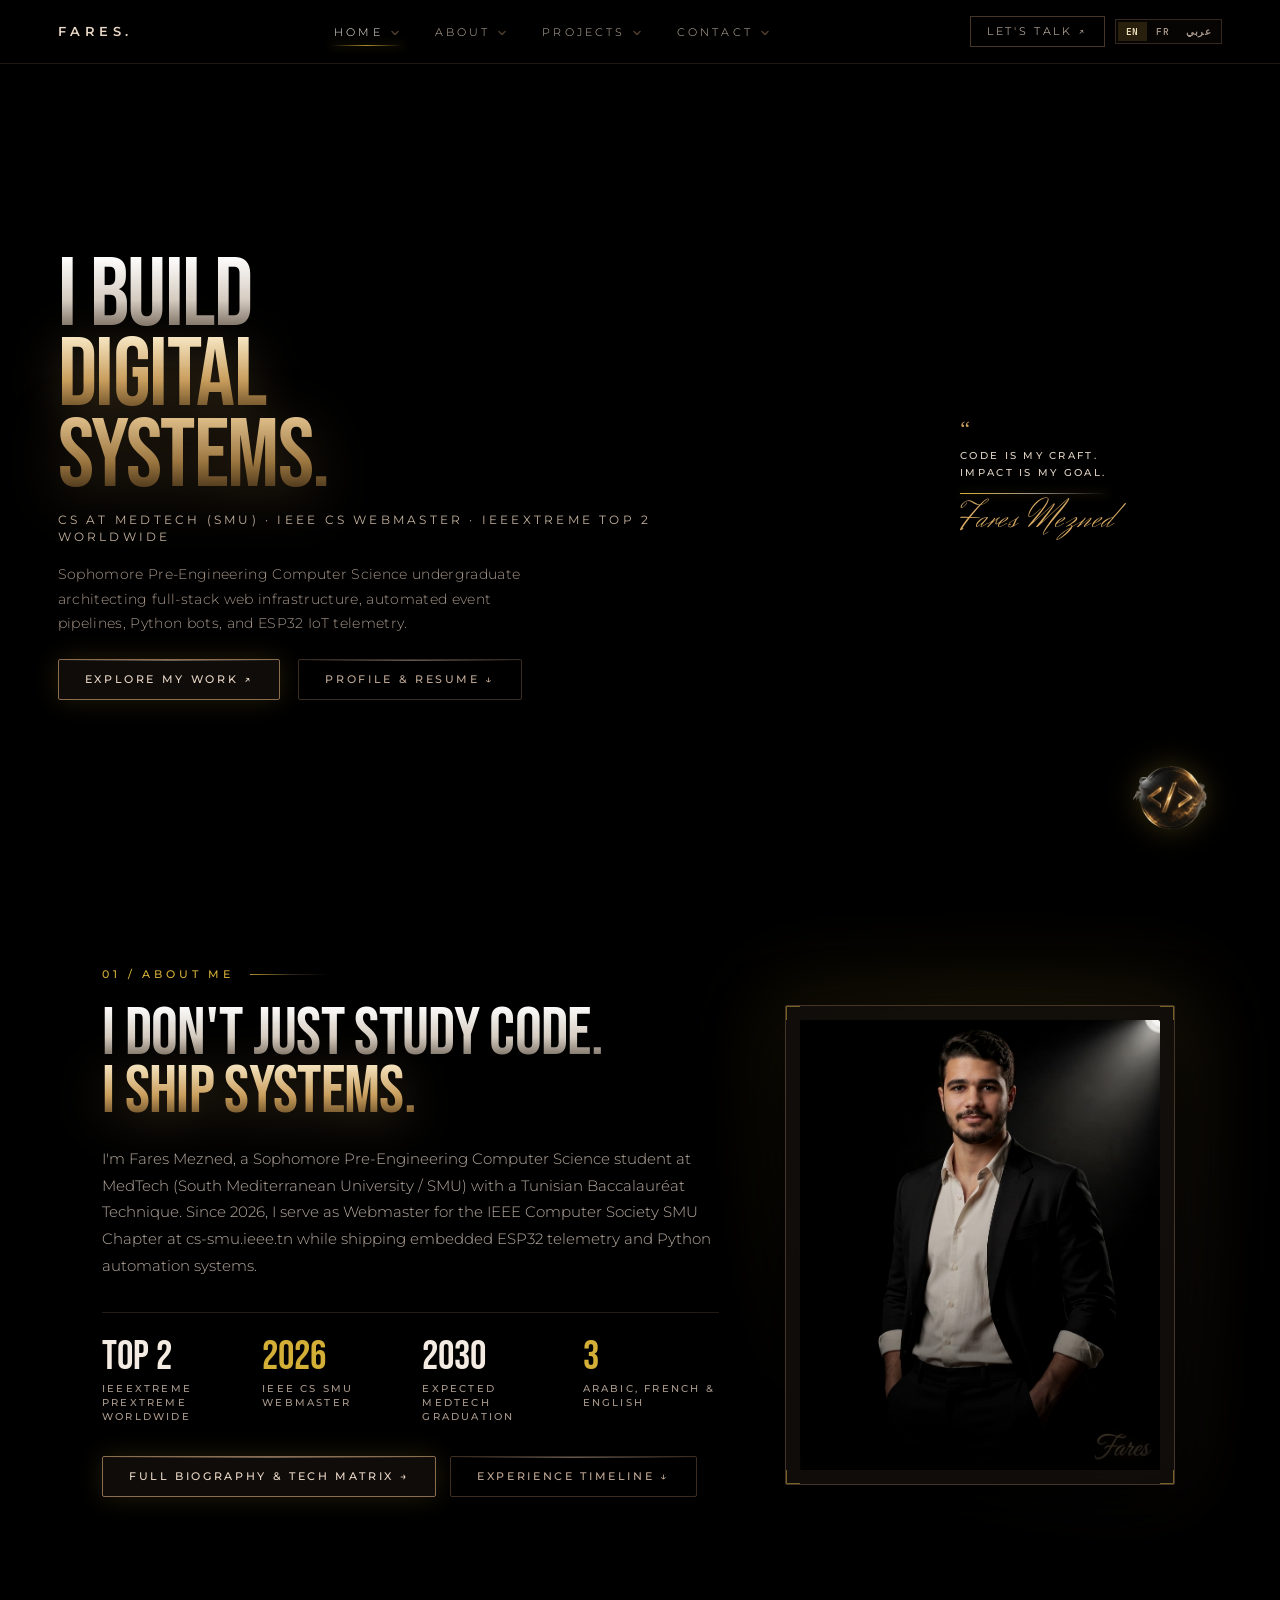
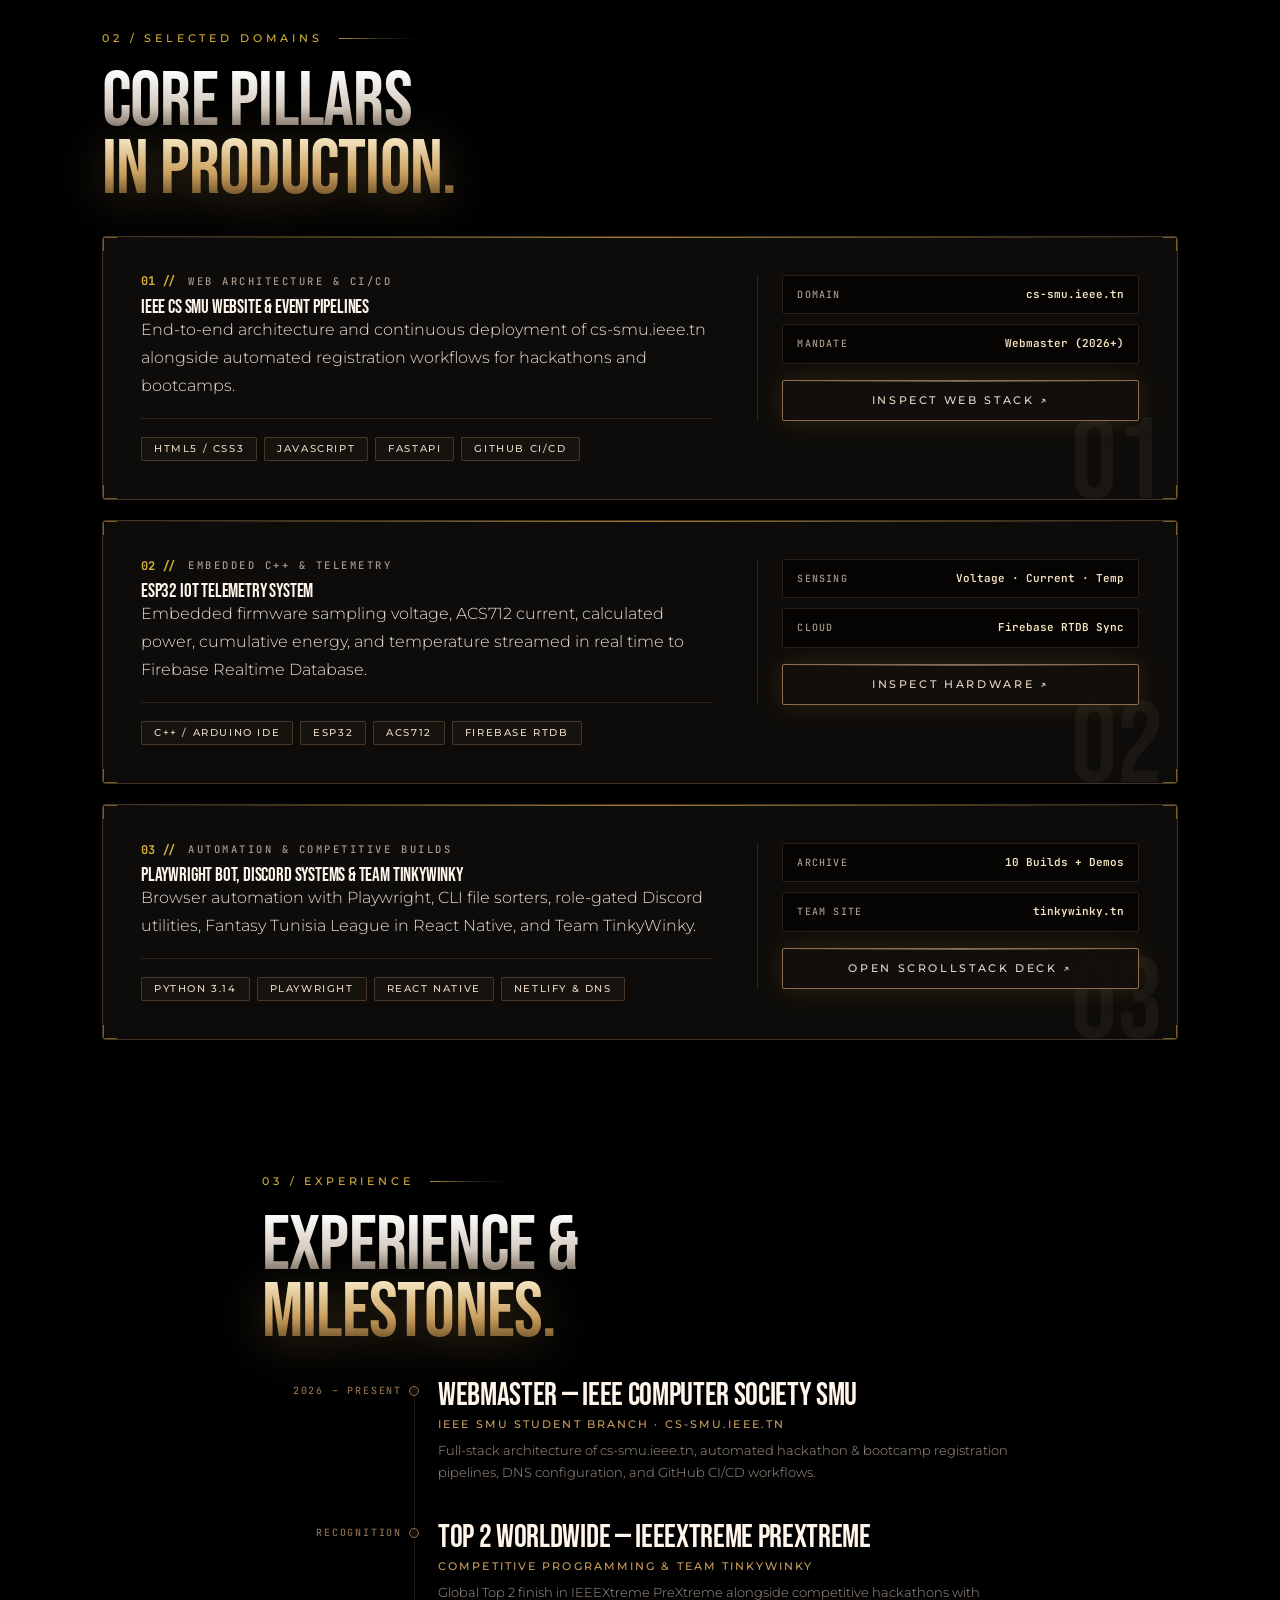
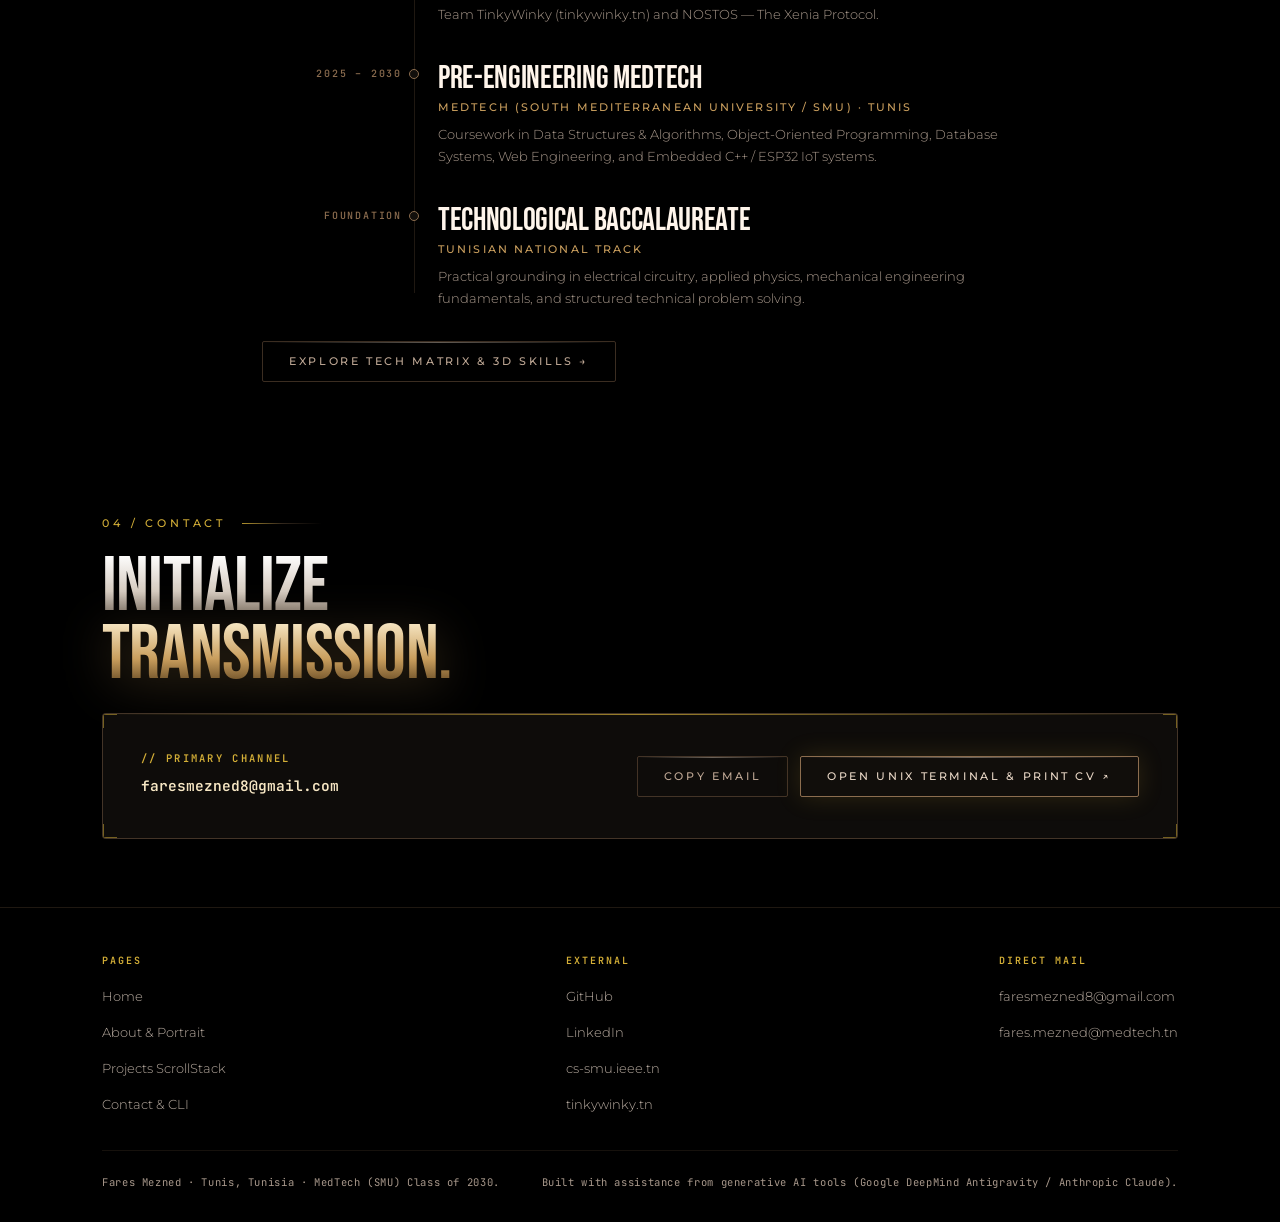
<file: index.html>
<!DOCTYPE html>
<html lang="en">
<head>
  <meta charset="UTF-8">
  <meta name="viewport" content="width=device-width, initial-scale=1">
  <title>Fares Mezned — CS Undergraduate &amp; Full-Stack Engineer</title>
  <meta name="theme-color" content="#000000">
  <meta name="description" content="Fares Mezned, Pre-Engineering Computer Science student at MedTech (SMU) and Webmaster of the IEEE Computer Society SMU Chapter. Web architectures, registration workflows, ESP32 IoT telemetry, and automation.">
  <meta property="og:title" content="Fares Mezned — CS Undergraduate &amp; Full-Stack Engineer">
  <meta property="og:description" content="IEEE CS SMU Webmaster. Web platforms, registration workflows, automation bots, and ESP32 IoT telemetry.">
  <meta property="og:type" content="website">
  <link rel="icon" href="data:image/svg+xml,%3Csvg xmlns='http://www.w3.org/2000/svg' viewBox='0 0 64 64'%3E%3Crect width='64' height='64' rx='8' fill='%230A0806' stroke='%238C6D4F' stroke-width='2'/%3E%3Ctext x='32' y='43' font-size='26' font-weight='700' text-anchor='middle' fill='%23D4AF37' font-family='Georgia,serif'%3EFM%3C/text%3E%3C/svg%3E">
  <link rel="preconnect" href="https://fonts.googleapis.com">
  <link rel="preconnect" href="https://fonts.gstatic.com" crossorigin>
  <link href="https://fonts.googleapis.com/css2?family=Bebas+Neue&family=Cairo:wght@600;700;800&family=Herr+Von+Muellerhoff&family=JetBrains+Mono:wght@400;500;600;700&family=Montserrat:wght@300;400;500;600;700&display=swap" rel="stylesheet">
  <link rel="stylesheet" href="style.css">
</head>
<body>

  <a href="#main" class="skip-to">Skip to main content</a>
  <div class="progress-line" aria-hidden="true"></div>
  <canvas id="webgl-bg" aria-hidden="true"></canvas>
  <div class="studio-glow studio-glow--a" aria-hidden="true"></div>
  <div class="studio-glow studio-glow--b" aria-hidden="true"></div>

  <!-- EDITORIAL COMMAND NAVBAR -->
  <nav class="site-nav" role="navigation" aria-label="Main navigation">
    <div class="nav-bar">
      <a href="index.html" class="nav-brand" aria-label="Fares Mezned Home">FARES.</a>
      <ul class="nav-links">
        <li class="nav-glider" aria-hidden="true"></li>
        <li class="nav-item">
          <div class="nav-link-row">
            <a href="index.html" class="nav-primary active" aria-current="page"><span class="nav-idx" aria-hidden="true">01</span><span class="nav-text" data-i18n="nav.home">Home</span></a>
            <button type="button" class="sub-toggle" aria-label="Home sub-menu" aria-expanded="false"><svg width="10" height="10" viewBox="0 0 10 10" aria-hidden="true"><path d="M2 3.5L5 6.5L8 3.5" fill="none" stroke="currentColor" stroke-width="1.5" stroke-linecap="round" stroke-linejoin="round"/></svg></button>
          </div>
          <div class="nav-submenu" role="menu">
            <a href="index.html#hero" role="menuitem"><span data-i18n="sub.hero">Studio Hero</span> <span class="tag">01</span></a>
            <a href="index.html#overview" role="menuitem"><span data-i18n="sub.overview">Track Record</span> <span class="tag">02</span></a>
            <a href="index.html#spotlight" role="menuitem"><span data-i18n="sub.spotlight">Featured Domains</span> <span class="tag">03</span></a>
            <a href="index.html#connect" role="menuitem"><span data-i18n="sub.connect">Direct Dispatch</span> <span class="tag">04</span></a>
          </div>
        </li>
        <li class="nav-item">
          <div class="nav-link-row">
            <a href="about.html" class="nav-primary"><span class="nav-idx" aria-hidden="true">02</span><span class="nav-text" data-i18n="nav.about">About</span></a>
            <button type="button" class="sub-toggle" aria-label="About sub-menu" aria-expanded="false"><svg width="10" height="10" viewBox="0 0 10 10" aria-hidden="true"><path d="M2 3.5L5 6.5L8 3.5" fill="none" stroke="currentColor" stroke-width="1.5" stroke-linecap="round" stroke-linejoin="round"/></svg></button>
          </div>
          <div class="nav-submenu" role="menu">
            <a href="about.html#bio" role="menuitem"><span data-i18n="sub.bio">Biography &amp; Portrait</span> <span class="tag">BIO</span></a>
            <a href="about.html#objective" role="menuitem"><span data-i18n="sub.obj">Career Objective</span> <span class="tag">GOAL</span></a>
            <a href="about.html#skills" role="menuitem"><span data-i18n="sub.skills">Bento Stack &amp; 3D</span> <span class="tag">MATRIX</span></a>
            <a href="about.html#education" role="menuitem"><span data-i18n="sub.ed">Education &amp; IEEE</span> <span class="tag">ROUTE</span></a>
          </div>
        </li>
        <li class="nav-item">
          <div class="nav-link-row">
            <a href="projects.html" class="nav-primary"><span class="nav-idx" aria-hidden="true">03</span><span class="nav-text" data-i18n="nav.projects">Projects</span></a>
            <button type="button" class="sub-toggle" aria-label="Projects sub-menu" aria-expanded="false"><svg width="10" height="10" viewBox="0 0 10 10" aria-hidden="true"><path d="M2 3.5L5 6.5L8 3.5" fill="none" stroke="currentColor" stroke-width="1.5" stroke-linecap="round" stroke-linejoin="round"/></svg></button>
          </div>
          <div class="nav-submenu" role="menu">
            <a href="projects.html#all" role="menuitem"><span data-i18n="sub.all">All Builds (ScrollStack)</span> <span class="tag">10</span></a>
            <a href="projects.html#web" role="menuitem"><span data-i18n="sub.web">Web &amp; CI/CD</span> <span class="tag">WEB</span></a>
            <a href="projects.html#iot" role="menuitem"><span data-i18n="sub.iot">IoT &amp; Desktop</span> <span class="tag">ESP32</span></a>
            <a href="projects.html#auto" role="menuitem"><span data-i18n="sub.auto">Automation &amp; Bots</span> <span class="tag">BOTS</span></a>
            <a href="projects.html#comp" role="menuitem"><span data-i18n="sub.comp">Competitions &amp; Apps</span> <span class="tag">COMP</span></a>
          </div>
        </li>
        <li class="nav-item">
          <div class="nav-link-row">
            <a href="contact.html" class="nav-primary"><span class="nav-idx" aria-hidden="true">04</span><span class="nav-text" data-i18n="nav.contact">Contact</span></a>
            <button type="button" class="sub-toggle" aria-label="Contact sub-menu" aria-expanded="false"><svg width="10" height="10" viewBox="0 0 10 10" aria-hidden="true"><path d="M2 3.5L5 6.5L8 3.5" fill="none" stroke="currentColor" stroke-width="1.5" stroke-linecap="round" stroke-linejoin="round"/></svg></button>
          </div>
          <div class="nav-submenu" role="menu">
            <a href="contact.html#direct" role="menuitem"><span data-i18n="sub.mail">Direct Mail &amp; CV</span> <span class="tag">MAIL</span></a>
            <a href="contact.html#terminal" role="menuitem"><span data-i18n="sub.cli">Workstation CLI</span> <span class="tag">BASH</span></a>
          </div>
        </li>
      </ul>
      <div class="nav-actions">
        <a href="contact.html" class="nav-cta" data-i18n="nav.cta">Let&apos;s Talk &#8599;</a>
        <div class="nav-tools">
          <div class="lang-pill" role="group" aria-label="Language">
            <button type="button" class="lang-btn" data-lang="en" aria-pressed="true">EN</button>
            <button type="button" class="lang-btn" data-lang="fr" aria-pressed="false">FR</button>
            <button type="button" class="lang-btn" data-lang="ar" aria-pressed="false" lang="ar">عربي</button>
          </div>
        </div>
        <button type="button" class="mobile-toggle" aria-label="Toggle mobile menu" aria-expanded="false"><span class="ham-bars" aria-hidden="true"><i></i><i></i></span><span class="mob-label">MENU</span></button>
      </div>
    </div>
  </nav>

  <!-- MOBILE DRAWER -->
  <div class="mobile-drawer" role="navigation" aria-label="Mobile navigation">
    <a href="index.html" class="m-main active"><span data-i18n="nav.home">Home</span> <span class="label">01</span></a>
    <a href="about.html" class="m-main"><span data-i18n="nav.about">About</span> <span class="label">02</span></a>
    <div class="mobile-sub-links">
      <a href="about.html#bio" data-i18n="sub.bio">Bio &amp; Portrait</a>
      <a href="about.html#skills" data-i18n="sub.skills">Tech Matrix</a>
      <a href="about.html#education" data-i18n="sub.ed">Milestones</a>
    </div>
    <a href="projects.html" class="m-main"><span data-i18n="nav.projects">Projects</span> <span class="label">03</span></a>
    <div class="mobile-sub-links">
      <a href="projects.html#web" data-i18n="sub.web">Web</a>
      <a href="projects.html#iot" data-i18n="sub.iot">IoT</a>
      <a href="projects.html#auto" data-i18n="sub.auto">Bots</a>
      <a href="projects.html#comp" data-i18n="sub.comp">Competitions</a>
    </div>
    <a href="contact.html" class="m-main"><span data-i18n="nav.contact">Contact</span> <span class="label">04</span></a>
    <div class="mobile-sub-links">
      <a href="contact.html#direct" data-i18n="sub.mail">Mail</a>
      <a href="contact.html#terminal" data-i18n="sub.cli">CLI</a>
    </div>
    <div class="mobile-tools">
      <div class="lang-pill" role="group" aria-label="Language">
        <button type="button" class="lang-btn" data-lang="en" aria-pressed="true">EN</button>
        <button type="button" class="lang-btn" data-lang="fr" aria-pressed="false">FR</button>
        <button type="button" class="lang-btn" data-lang="ar" aria-pressed="false" lang="ar">عربي</button>
      </div>
    </div>
  </div>

  <main id="main" tabindex="-1">

    <!-- ========== 01. STUDIO VIDEO HERO (EXACT HERONSECTION REPLICA) ========== -->
    <section class="studio-hero" id="hero" aria-label="Studio Hero">
      <div class="hero-video-stage" aria-hidden="true">
        <video id="hero-video" autoplay muted loop playsinline preload="auto">
          <source src="videos/hero.mp4" type="video/mp4">
        </video>
        <div class="hero-video-blend-left"></div>
        <div class="hero-watermark">
          <div class="hero-watermark-halo"></div>
          <div class="hero-watermark-float">
            <img src="assets/watermark.png" alt="Engineering Insignia" class="hero-watermark-img" width="128" height="128">
          </div>
        </div>
      </div>

      <div class="wrap">
        <div class="hero-row">
          <div class="hero-main reveal-stagger is-visible">
            <h1 class="hero-display">
              <span class="metallic-chrome" data-i18n="hero.l1">I BUILD</span>
              <span class="metallic-gold" data-i18n="hero.l2">DIGITAL</span>
              <span class="metallic-bronze" data-i18n="hero.l3">SYSTEMS.</span>
            </h1>

            <p class="hero-role" data-i18n="hero.role">
              CS AT MEDTECH (SMU) · IEEE CS WEBMASTER · IEEEXTREME TOP 2 WORLDWIDE
            </p>

            <p class="hero-lead" data-i18n="hero.sub">
              Sophomore Pre-Engineering Computer Science undergraduate architecting full-stack web infrastructure, automated event pipelines, Python bots, and ESP32 IoT telemetry.
            </p>

            <div class="hero-ctas">
              <a href="projects.html" class="btn btn--gold" data-i18n="hero.btn.projects">EXPLORE MY WORK &#8599;</a>
              <a href="about.html" class="btn btn--outline" data-i18n="hero.btn.about">PROFILE &amp; RESUME &darr;</a>
            </div>
          </div>

          <aside class="quote-lockup reveal reveal--right" aria-label="Engineering craft philosophy">
            <span class="quote-mark" aria-hidden="true">&ldquo;</span>
            <div class="quote-lines">
              <p data-i18n="hero.q1">CODE IS MY CRAFT.</p>
              <p data-i18n="hero.q2">IMPACT IS MY GOAL.</p>
            </div>
            <div class="quote-rule" aria-hidden="true"></div>
            <div class="script-sig quote-sig">Fares Mezned</div>
          </aside>
        </div>
      </div>
    </section>

    <!-- ========== 02. ABOUT PREVIEW + 3D HOLOGRAPHIC PORTRAIT ========== -->
    <section class="chapter" id="overview">
      <div class="wrap">
        <div class="eyebrow-row reveal reveal--left">
          <span class="eyebrow" data-i18n="ov.label">01 / ABOUT ME</span>
          <span class="eyebrow-line" aria-hidden="true"></span>
        </div>

        <div class="about-grid">
          <div class="about-text">
            <h2 class="section-title reveal" style="font-size:clamp(2.6rem,5.2vw,4.9rem);margin-bottom:var(--sp-5);">
              <span class="metallic-chrome" data-i18n="ov.h1">I DON&apos;T JUST STUDY CODE.</span>
              <span class="metallic-gold" data-i18n="ov.h2">I SHIP SYSTEMS.</span>
            </h2>

            <p class="reveal" data-i18n="ov.sub">
              I&apos;m Fares Mezned, a Sophomore Pre-Engineering Computer Science student at MedTech (South Mediterranean University / SMU) with a Tunisian Baccalauréat Technique. Since 2026, I serve as Webmaster for the IEEE Computer Society SMU Chapter at cs-smu.ieee.tn while shipping embedded ESP32 telemetry and Python automation systems.
            </p>

            <div class="stats-grid reveal">
              <div class="stat-cell">
                <span class="number">Top 2</span>
                <span class="caption" data-i18n="ov.s1">IEEEXtreme PreXtreme Worldwide</span>
              </div>
              <div class="stat-cell">
                <span class="number">2026</span>
                <span class="caption" data-i18n="ov.s2">IEEE CS SMU Webmaster</span>
              </div>
              <div class="stat-cell">
                <span class="number">2030</span>
                <span class="caption" data-i18n="ov.s3">Expected MedTech Graduation</span>
              </div>
              <div class="stat-cell">
                <span class="number">3</span>
                <span class="caption" data-i18n="ov.s4">Arabic, French &amp; English</span>
              </div>
            </div>

            <div class="reveal" style="margin-top:var(--sp-6);display:flex;gap:14px;flex-wrap:wrap;">
              <a href="about.html" class="btn btn--gold" data-i18n="ov.cta">FULL BIOGRAPHY &amp; TECH MATRIX &rarr;</a>
              <a href="about.html#education" class="btn btn--outline" data-i18n="ov.edcta">EXPERIENCE TIMELINE &darr;</a>
            </div>
          </div>

          <aside class="portrait-aside">
            <div class="portrait-halo" aria-hidden="true"></div>
            <span class="portrait-ember portrait-ember--a" aria-hidden="true"></span>
            <span class="portrait-ember portrait-ember--b" aria-hidden="true"></span>
            <div class="portrait-stage monolith reveal"
                 role="button"
                 tabindex="0"
                 aria-pressed="false"
                 aria-label="Studio portrait of Fares Mezned. Hover or click for holographic lighting reveal."
                 title="Hover or click to toggle spotlight intensity">
              <span class="corner-l corner-l--tl" aria-hidden="true"></span>
              <span class="corner-l corner-l--tr" aria-hidden="true"></span>
              <span class="corner-l corner-l--bl" aria-hidden="true"></span>
              <span class="corner-l corner-l--br" aria-hidden="true"></span>

              <div class="portrait-canvas-box">
                <img src="fares-studio.jpg" alt="Studio portrait of Fares Mezned in a black blazer and ivory shirt" class="portrait-base" width="841" height="1024">
                <div class="portrait-spotlight" aria-hidden="true"></div>
                <div class="portrait-laser" aria-hidden="true"></div>
                <div class="portrait-vignette" aria-hidden="true"></div>
              </div>
            </div>
          </aside>
        </div>
      </div>
    </section>

    <!-- ========== 03. CURATED SPOTLIGHT DOMAINS ========== -->
    <section class="chapter" id="spotlight">
      <div class="wrap">
        <div class="eyebrow-row reveal reveal--left">
          <span class="eyebrow" data-i18n="spot.label">02 / SELECTED DOMAINS</span>
          <span class="eyebrow-line" aria-hidden="true"></span>
        </div>

        <h2 class="section-title reveal" style="margin-bottom:var(--sp-6);">
          <span class="metallic-chrome" data-i18n="spot.h1">CORE PILLARS</span>
          <span class="metallic-gold" data-i18n="spot.h2">IN PRODUCTION.</span>
        </h2>

        <div class="featured-grid">
          <article class="monolith corner-brackets reveal">
            <div class="top-flare" aria-hidden="true"></div>
            <span class="corner-l corner-l--tl" aria-hidden="true"></span>
            <span class="corner-l corner-l--tr" aria-hidden="true"></span>
            <span class="corner-l corner-l--bl" aria-hidden="true"></span>
            <span class="corner-l corner-l--br" aria-hidden="true"></span>
            <span class="watermark-num" aria-hidden="true">01</span>

            <div class="project-split">
              <div class="project-main-col">
                <div class="project-meta-head">
                  <span class="project-num">01 //</span>
                  <span class="project-cat" data-i18n="spot.p1.tag">WEB ARCHITECTURE &amp; CI/CD</span>
                </div>
                <h3 data-i18n="spot.p1.title">IEEE CS SMU Website &amp; Event Pipelines</h3>
                <p class="desc" data-i18n="spot.p1.desc">End-to-end architecture and continuous deployment of cs-smu.ieee.tn alongside automated registration workflows for hackathons and bootcamps.</p>
                <div class="tech-row">
                  <span class="tech-pill">HTML5 / CSS3</span><span class="tech-pill">JavaScript</span><span class="tech-pill">FastAPI</span><span class="tech-pill">GitHub CI/CD</span>
                </div>
              </div>
              <div class="project-metrics-col">
                <div class="metric-box"><span class="mk">DOMAIN</span><span class="mv">cs-smu.ieee.tn</span></div>
                <div class="metric-box"><span class="mk">MANDATE</span><span class="mv">Webmaster (2026+)</span></div>
                <a href="projects.html#web" class="btn btn--gold" style="margin-top:6px;">INSPECT WEB STACK &#8599;</a>
              </div>
            </div>
          </article>

          <article class="monolith corner-brackets reveal">
            <div class="top-flare" aria-hidden="true"></div>
            <span class="corner-l corner-l--tl" aria-hidden="true"></span>
            <span class="corner-l corner-l--tr" aria-hidden="true"></span>
            <span class="corner-l corner-l--bl" aria-hidden="true"></span>
            <span class="corner-l corner-l--br" aria-hidden="true"></span>
            <span class="watermark-num" aria-hidden="true">02</span>

            <div class="project-split">
              <div class="project-main-col">
                <div class="project-meta-head">
                  <span class="project-num">02 //</span>
                  <span class="project-cat" data-i18n="spot.p2.tag">EMBEDDED C++ &amp; TELEMETRY</span>
                </div>
                <h3 data-i18n="spot.p2.title">ESP32 IoT Telemetry System</h3>
                <p class="desc" data-i18n="spot.p2.desc">Embedded firmware sampling voltage, ACS712 current, calculated power, cumulative energy, and temperature streamed in real time to Firebase Realtime Database.</p>
                <div class="tech-row">
                  <span class="tech-pill">C++ / Arduino IDE</span><span class="tech-pill">ESP32</span><span class="tech-pill">ACS712</span><span class="tech-pill">Firebase RTDB</span>
                </div>
              </div>
              <div class="project-metrics-col">
                <div class="metric-box"><span class="mk">SENSING</span><span class="mv">Voltage · Current · Temp</span></div>
                <div class="metric-box"><span class="mk">CLOUD</span><span class="mv">Firebase RTDB Sync</span></div>
                <a href="projects.html#iot" class="btn btn--gold" style="margin-top:6px;">INSPECT HARDWARE &#8599;</a>
              </div>
            </div>
          </article>

          <article class="monolith corner-brackets reveal">
            <div class="top-flare" aria-hidden="true"></div>
            <span class="corner-l corner-l--tl" aria-hidden="true"></span>
            <span class="corner-l corner-l--tr" aria-hidden="true"></span>
            <span class="corner-l corner-l--bl" aria-hidden="true"></span>
            <span class="corner-l corner-l--br" aria-hidden="true"></span>
            <span class="watermark-num" aria-hidden="true">03</span>

            <div class="project-split">
              <div class="project-main-col">
                <div class="project-meta-head">
                  <span class="project-num">03 //</span>
                  <span class="project-cat" data-i18n="spot.p3.tag">AUTOMATION &amp; COMPETITIVE BUILDS</span>
                </div>
                <h3 data-i18n="spot.p3.title">Playwright Bot, Discord Systems &amp; Team TinkyWinky</h3>
                <p class="desc" data-i18n="spot.p3.desc">Browser automation with Playwright, CLI file sorters, role-gated Discord utilities, Fantasy Tunisia League in React Native, and Team TinkyWinky.</p>
                <div class="tech-row">
                  <span class="tech-pill">Python 3.14</span><span class="tech-pill">Playwright</span><span class="tech-pill">React Native</span><span class="tech-pill">Netlify &amp; DNS</span>
                </div>
              </div>
              <div class="project-metrics-col">
                <div class="metric-box"><span class="mk">ARCHIVE</span><span class="mv">10 Builds + Demos</span></div>
                <div class="metric-box"><span class="mk">TEAM SITE</span><span class="mv">tinkywinky.tn</span></div>
                <a href="projects.html" class="btn btn--gold" style="margin-top:6px;" data-i18n="spot.cta">OPEN SCROLLSTACK DECK &#8599;</a>
              </div>
            </div>
          </article>
        </div>
      </div>
    </section>

    <!-- ========== 03B. EXPERIENCE & MILESTONES (ExperienceSection.tsx replica) ========== -->
    <section class="chapter" id="experience">
      <div class="wrap" style="max-width:860px;">
        <div class="eyebrow-row reveal reveal--left">
          <span class="eyebrow" data-i18n="exp.label">03 / EXPERIENCE</span>
          <span class="eyebrow-line" aria-hidden="true"></span>
        </div>

        <h2 class="section-title reveal" style="margin-bottom:var(--sp-6);">
          <span class="metallic-chrome" data-i18n="exp.h1">EXPERIENCE &amp;</span>
          <span class="metallic-gold" data-i18n="exp.h2">MILESTONES.</span>
        </h2>

        <div class="timeline">
          <div class="tl-spine-fill" aria-hidden="true"></div>

          <div class="cred-row reveal reveal--left" style="--rv-delay:80ms;">
            <div class="cred-year" data-i18n="exp.r1.y">2026 – PRESENT</div>
            <span class="cred-node" aria-hidden="true"><span class="cred-node-ring"></span></span>
            <div class="cred-body">
              <h3 data-i18n="exp.r1.t">WEBMASTER — IEEE COMPUTER SOCIETY SMU</h3>
              <span class="institution" data-i18n="exp.r1.o">IEEE SMU STUDENT BRANCH · CS-SMU.IEEE.TN</span>
              <p data-i18n="exp.r1.d">Full-stack architecture of cs-smu.ieee.tn, automated hackathon &amp; bootcamp registration pipelines, DNS configuration, and GitHub CI/CD workflows.</p>
            </div>
          </div>

          <div class="cred-row reveal reveal--left" style="--rv-delay:160ms;">
            <div class="cred-year" data-i18n="exp.r2.y">RECOGNITION</div>
            <span class="cred-node" aria-hidden="true"><span class="cred-node-ring"></span></span>
            <div class="cred-body">
              <h3 data-i18n="exp.r2.t">TOP 2 WORLDWIDE — IEEEXTREME PREXTREME</h3>
              <span class="institution" data-i18n="exp.r2.o">COMPETITIVE PROGRAMMING &amp; TEAM TINKYWINKY</span>
              <p data-i18n="exp.r2.d">Global Top 2 finish in IEEEXtreme PreXtreme alongside competitive hackathons with Team TinkyWinky (tinkywinky.tn) and NOSTOS — The Xenia Protocol.</p>
            </div>
          </div>

          <div class="cred-row reveal reveal--left" style="--rv-delay:240ms;">
            <div class="cred-year" data-i18n="exp.r3.y">2025 – 2030</div>
            <span class="cred-node" aria-hidden="true"><span class="cred-node-ring"></span></span>
            <div class="cred-body">
              <h3 data-i18n="exp.r3.t">PRE-ENGINEERING MEDTECH</h3>
              <span class="institution" data-i18n="exp.r3.o">MEDTECH (SOUTH MEDITERRANEAN UNIVERSITY / SMU) · TUNIS</span>
              <p data-i18n="exp.r3.d">Coursework in Data Structures &amp; Algorithms, Object-Oriented Programming, Database Systems, Web Engineering, and Embedded C++ / ESP32 IoT systems.</p>
            </div>
          </div>

          <div class="cred-row reveal reveal--left" style="--rv-delay:320ms;">
            <div class="cred-year" data-i18n="exp.r4.y">FOUNDATION</div>
            <span class="cred-node" aria-hidden="true"><span class="cred-node-ring"></span></span>
            <div class="cred-body">
              <h3 data-i18n="exp.r4.t">TECHNOLOGICAL BACCALAUREATE</h3>
              <span class="institution" data-i18n="exp.r4.o">TUNISIAN NATIONAL TRACK</span>
              <p data-i18n="exp.r4.d">Practical grounding in electrical circuitry, applied physics, mechanical engineering fundamentals, and structured technical problem solving.</p>
            </div>
          </div>
        </div>

        <div class="reveal" style="margin-top:var(--sp-6);">
          <a href="about.html#skills" class="btn btn--outline" data-i18n="exp.cta">EXPLORE TECH MATRIX &amp; 3D SKILLS &rarr;</a>
        </div>
      </div>
    </section>

    <!-- ========== 04. DIRECT TRANSMISSION PORTAL ========== -->
    <section class="chapter" id="connect">
      <div class="wrap">
        <div class="eyebrow-row reveal reveal--left">
          <span class="eyebrow" data-i18n="conn.label">04 / CONTACT</span>
          <span class="eyebrow-line" aria-hidden="true"></span>
        </div>

        <h2 class="section-title reveal" style="margin-bottom:var(--sp-5);">
          <span class="metallic-chrome" data-i18n="conn.h1">INITIALIZE</span>
          <span class="metallic-gold" data-i18n="conn.h2">TRANSMISSION.</span>
        </h2>

        <div class="monolith corner-brackets reveal">
          <div class="top-flare" aria-hidden="true"></div>
          <span class="corner-l corner-l--tl" aria-hidden="true"></span>
          <span class="corner-l corner-l--tr" aria-hidden="true"></span>
          <span class="corner-l corner-l--bl" aria-hidden="true"></span>
          <span class="corner-l corner-l--br" aria-hidden="true"></span>

          <div style="display:flex;align-items:center;justify-content:space-between;flex-wrap:wrap;gap:20px;">
            <div>
              <span class="label" style="display:block;margin-bottom:6px;">// PRIMARY CHANNEL</span>
              <span class="contact-email">faresmezned8@gmail.com</span>
            </div>
            <div style="display:flex;gap:12px;flex-wrap:wrap;">
              <button type="button" id="copy-email-btn" data-email="faresmezned8@gmail.com" class="btn btn--outline" data-i18n="conn.copy">COPY EMAIL</button>
              <a href="contact.html" class="btn btn--gold" data-i18n="conn.cta">OPEN UNIX TERMINAL &amp; PRINT CV &#8599;</a>
            </div>
          </div>
        </div>
      </div>
    </section>

  </main>

  <!-- FOOTER -->
  <footer class="site-footer" role="contentinfo">
    <div class="wrap">
      <div class="footer-row">
        <div class="footer-col">
          <h5 data-i18n="foot.pages">Pages</h5>
          <ul>
            <li><a href="index.html" data-i18n="nav.home">Home</a></li>
            <li><a href="about.html" data-i18n="nav.about">About &amp; Portrait</a></li>
            <li><a href="projects.html" data-i18n="nav.projects">Projects ScrollStack</a></li>
            <li><a href="contact.html" data-i18n="nav.contact">Contact &amp; CLI</a></li>
          </ul>
        </div>
        <div class="footer-col">
          <h5 data-i18n="foot.ext">External</h5>
          <ul>
            <li><a href="https://github.com/Fares-Mezned" target="_blank" rel="noopener">GitHub</a></li>
            <li><a href="https://linkedin.com/in/fares-mezned-3a17b237a" target="_blank" rel="noopener">LinkedIn</a></li>
            <li><a href="https://cs-smu.ieee.tn" target="_blank" rel="noopener">cs-smu.ieee.tn</a></li>
            <li><a href="https://tinkywinky.tn" target="_blank" rel="noopener">tinkywinky.tn</a></li>
          </ul>
        </div>
        <div class="footer-col">
          <h5 data-i18n="foot.mail">Direct Mail</h5>
          <ul>
            <li><a href="mailto:faresmezned8@gmail.com">faresmezned8@gmail.com</a></li>
            <li><a href="mailto:fares.mezned@medtech.tn">fares.mezned@medtech.tn</a></li>
          </ul>
        </div>
      </div>
      <div class="footer-bottom">
        <span data-i18n="foot.note">Fares Mezned · Tunis, Tunisia · MedTech (SMU) Class of 2030.</span>
        <span data-i18n="foot.ai">Built with assistance from generative AI tools (Google DeepMind Antigravity / Anthropic Claude).</span>
      </div>
    </div>
  </footer>

  <script src="i18n.js"></script>
  <script src="app.js"></script>
</body>
</html>
</file>
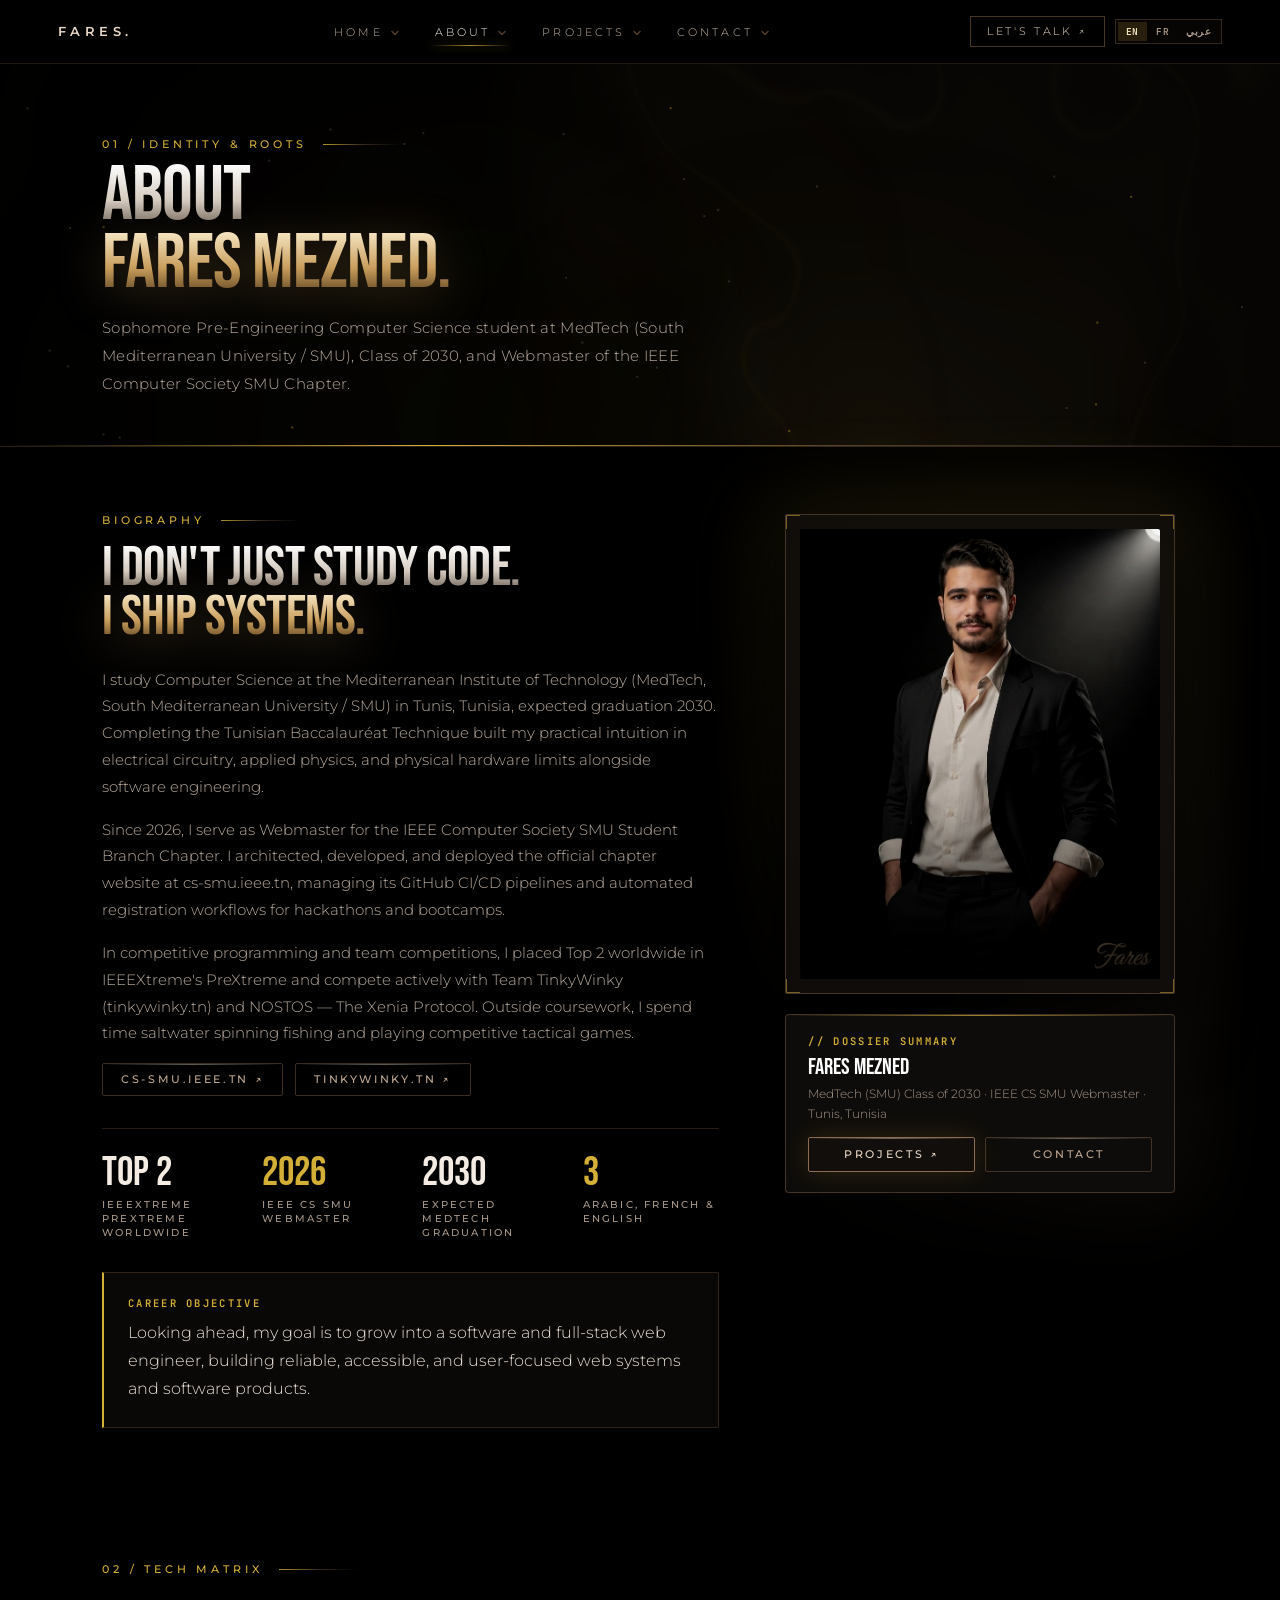
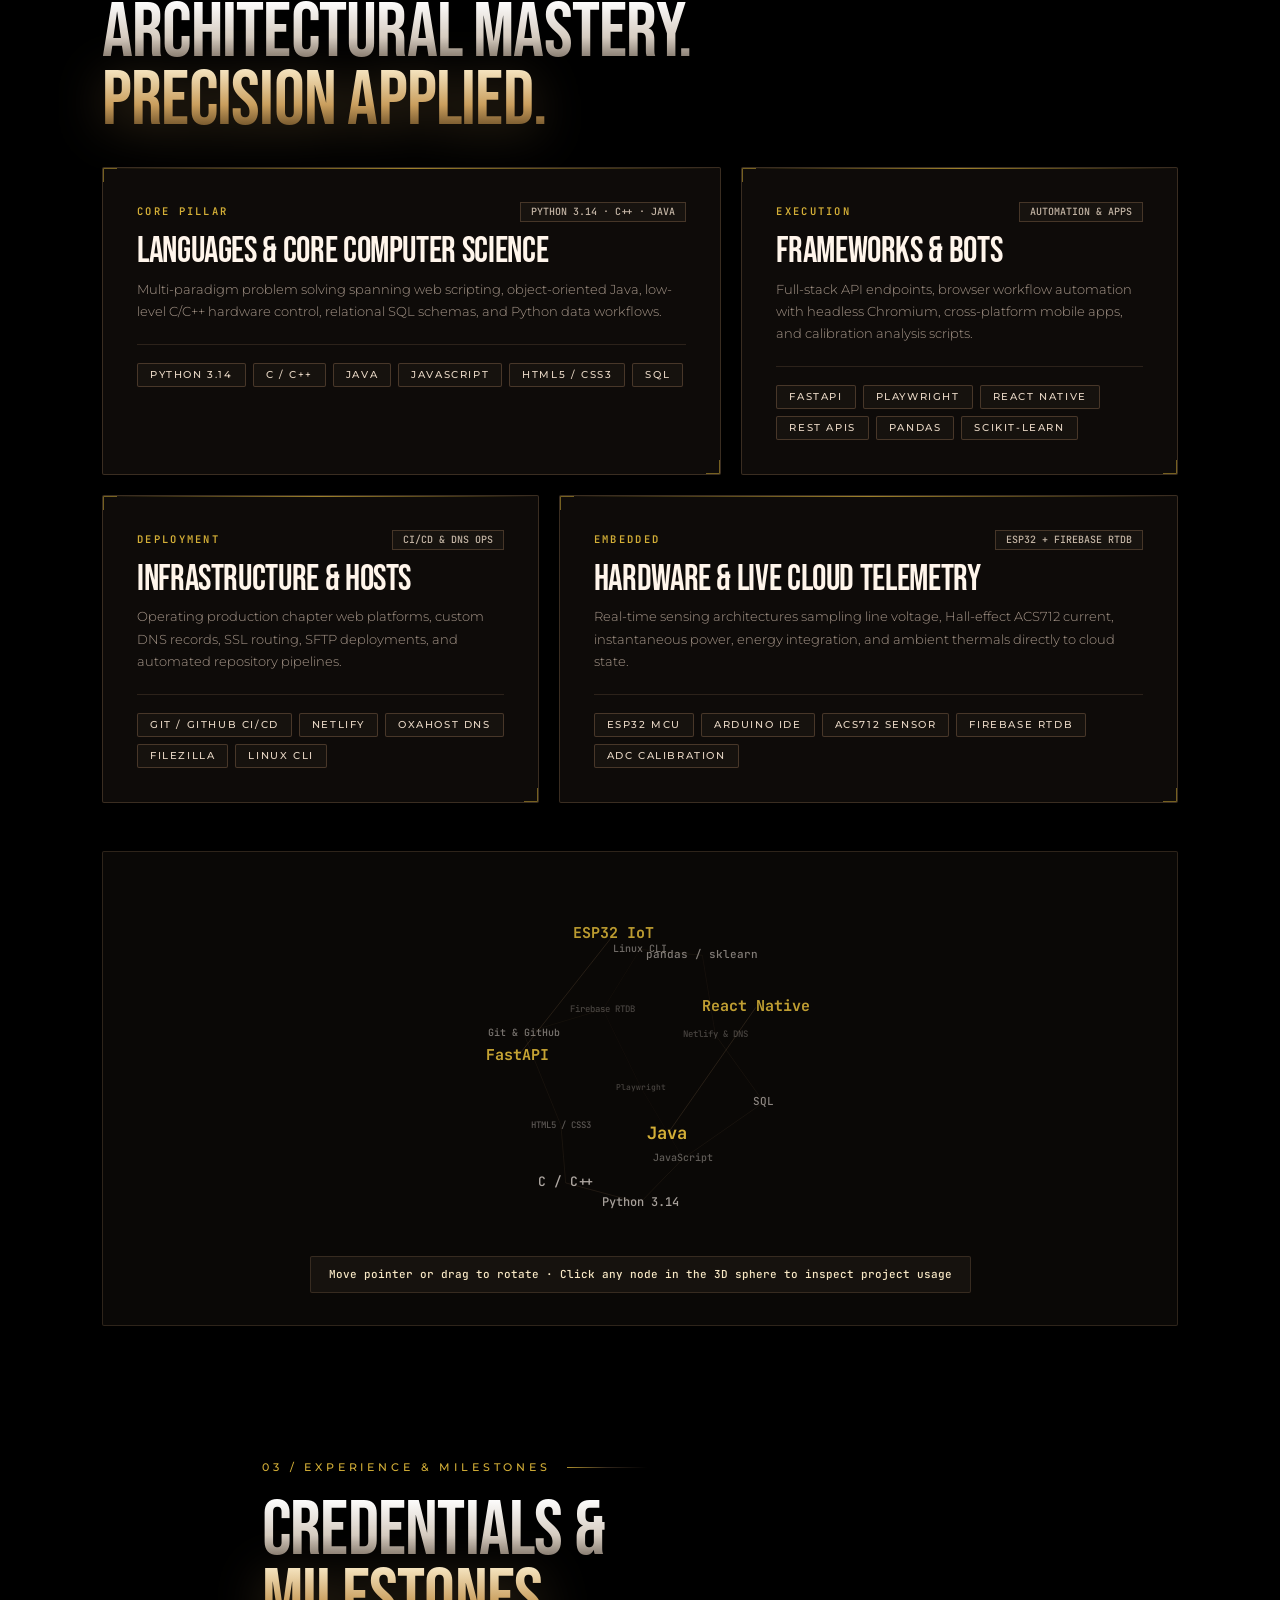
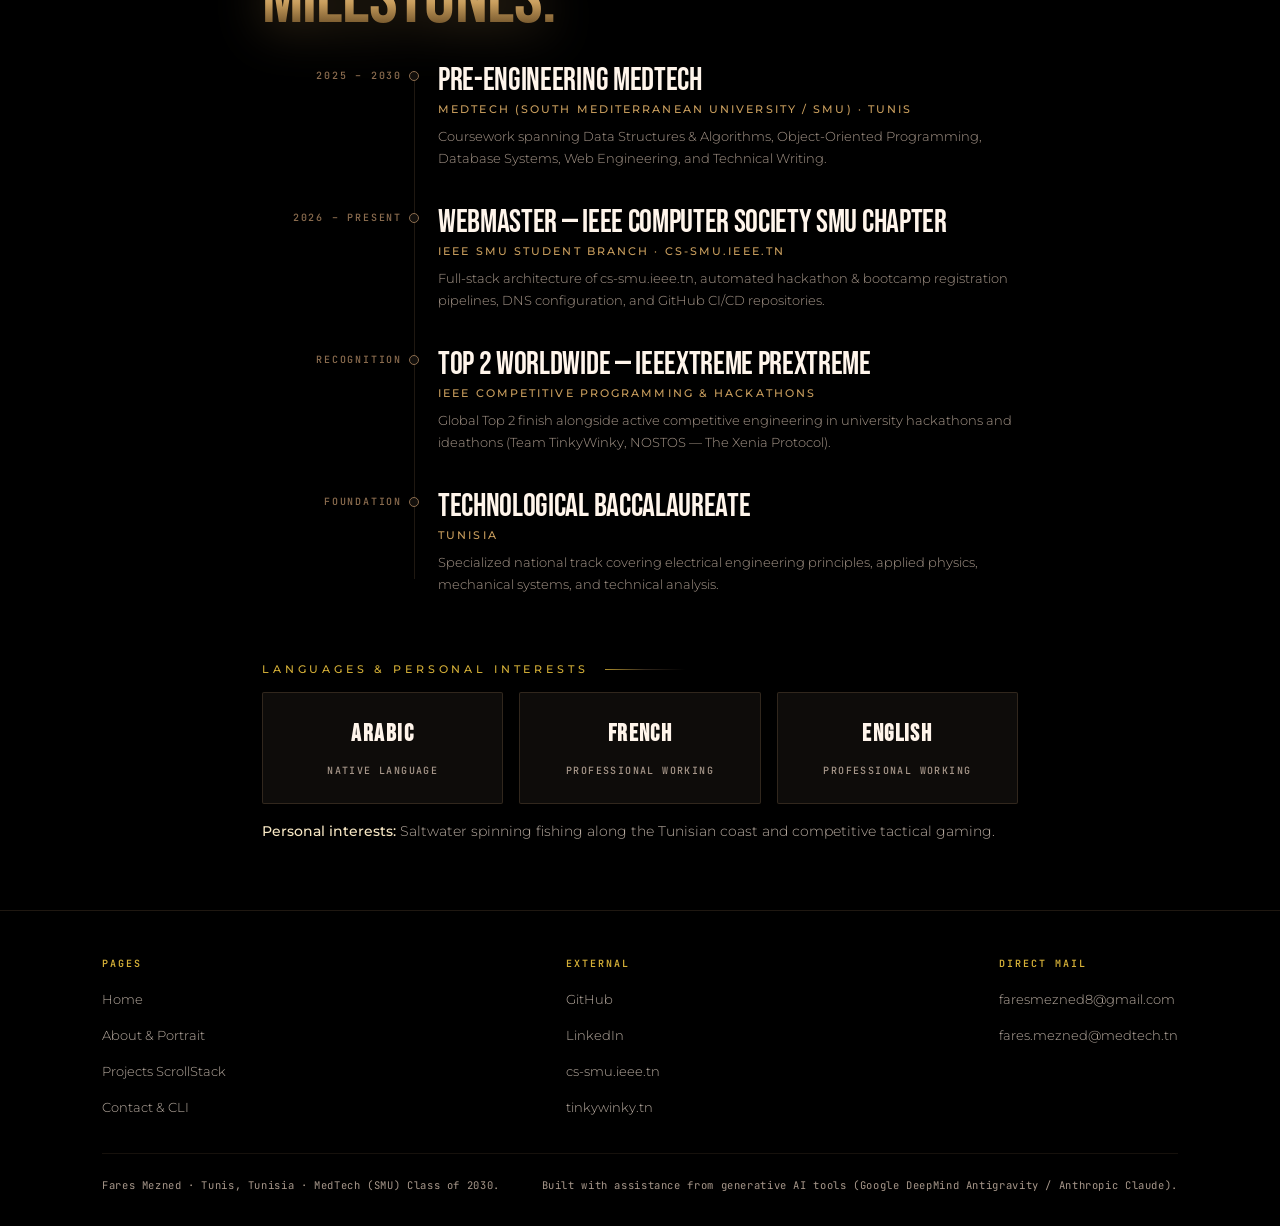
<file: about.html>
<!DOCTYPE html>
<html lang="en">
<head>
  <meta charset="UTF-8">
  <meta name="viewport" content="width=device-width, initial-scale=1">
  <title>About — Fares Mezned | Biography, 3D Portrait &amp; Tech Matrix</title>
  <meta name="theme-color" content="#000000">
  <meta name="description" content="Biography, career objective, MedTech (SMU) engineering education, IEEE Computer Society SMU Webmaster mandate, asymmetric Bento stack, and 3D Holographic Portrait of Fares Mezned.">
  <link rel="icon" href="data:image/svg+xml,%3Csvg xmlns='http://www.w3.org/2000/svg' viewBox='0 0 64 64'%3E%3Crect width='64' height='64' rx='8' fill='%230A0806' stroke='%238C6D4F' stroke-width='2'/%3E%3Ctext x='32' y='43' font-size='26' font-weight='700' text-anchor='middle' fill='%23D4AF37' font-family='Georgia,serif'%3EFM%3C/text%3E%3C/svg%3E">
  <link rel="preconnect" href="https://fonts.googleapis.com">
  <link rel="preconnect" href="https://fonts.gstatic.com" crossorigin>
  <link href="https://fonts.googleapis.com/css2?family=Bebas+Neue&family=Cairo:wght@600;700;800&family=Herr+Von+Muellerhoff&family=JetBrains+Mono:wght@400;500;600;700&family=Montserrat:wght@300;400;500;600;700&display=swap" rel="stylesheet">
  <link rel="stylesheet" href="style.css">
</head>
<body>

  <a href="#main" class="skip-to">Skip to main content</a>
  <div class="progress-line" aria-hidden="true"></div>
  <canvas id="webgl-bg" aria-hidden="true"></canvas>
  <div class="studio-glow studio-glow--a" aria-hidden="true"></div>
  <div class="studio-glow studio-glow--b" aria-hidden="true"></div>

  <!-- EDITORIAL COMMAND NAVBAR -->
  <nav class="site-nav" role="navigation" aria-label="Main navigation">
    <div class="nav-bar">
      <a href="index.html" class="nav-brand" aria-label="Fares Mezned Home">FARES.</a>
      <ul class="nav-links">
        <li class="nav-glider" aria-hidden="true"></li>
        <li class="nav-item">
          <div class="nav-link-row">
            <a href="index.html" class="nav-primary"><span class="nav-idx" aria-hidden="true">01</span><span class="nav-text" data-i18n="nav.home">Home</span></a>
            <button type="button" class="sub-toggle" aria-label="Home sub-menu" aria-expanded="false"><svg width="10" height="10" viewBox="0 0 10 10" aria-hidden="true"><path d="M2 3.5L5 6.5L8 3.5" fill="none" stroke="currentColor" stroke-width="1.5" stroke-linecap="round" stroke-linejoin="round"/></svg></button>
          </div>
          <div class="nav-submenu" role="menu">
            <a href="index.html#hero" role="menuitem"><span data-i18n="sub.hero">Studio Hero</span> <span class="tag">01</span></a>
            <a href="index.html#overview" role="menuitem"><span data-i18n="sub.overview">Track Record</span> <span class="tag">02</span></a>
            <a href="index.html#spotlight" role="menuitem"><span data-i18n="sub.spotlight">Featured Domains</span> <span class="tag">03</span></a>
            <a href="index.html#connect" role="menuitem"><span data-i18n="sub.connect">Direct Dispatch</span> <span class="tag">04</span></a>
          </div>
        </li>
        <li class="nav-item">
          <div class="nav-link-row">
            <a href="about.html" class="nav-primary active" aria-current="page"><span class="nav-idx" aria-hidden="true">02</span><span class="nav-text" data-i18n="nav.about">About</span></a>
            <button type="button" class="sub-toggle" aria-label="About sub-menu" aria-expanded="false"><svg width="10" height="10" viewBox="0 0 10 10" aria-hidden="true"><path d="M2 3.5L5 6.5L8 3.5" fill="none" stroke="currentColor" stroke-width="1.5" stroke-linecap="round" stroke-linejoin="round"/></svg></button>
          </div>
          <div class="nav-submenu" role="menu">
            <a href="about.html#bio" role="menuitem"><span data-i18n="sub.bio">Biography &amp; Portrait</span> <span class="tag">BIO</span></a>
            <a href="about.html#objective" role="menuitem"><span data-i18n="sub.obj">Career Objective</span> <span class="tag">GOAL</span></a>
            <a href="about.html#skills" role="menuitem"><span data-i18n="sub.skills">Bento Stack &amp; 3D</span> <span class="tag">MATRIX</span></a>
            <a href="about.html#education" role="menuitem"><span data-i18n="sub.ed">Education &amp; IEEE</span> <span class="tag">ROUTE</span></a>
          </div>
        </li>
        <li class="nav-item">
          <div class="nav-link-row">
            <a href="projects.html" class="nav-primary"><span class="nav-idx" aria-hidden="true">03</span><span class="nav-text" data-i18n="nav.projects">Projects</span></a>
            <button type="button" class="sub-toggle" aria-label="Projects sub-menu" aria-expanded="false"><svg width="10" height="10" viewBox="0 0 10 10" aria-hidden="true"><path d="M2 3.5L5 6.5L8 3.5" fill="none" stroke="currentColor" stroke-width="1.5" stroke-linecap="round" stroke-linejoin="round"/></svg></button>
          </div>
          <div class="nav-submenu" role="menu">
            <a href="projects.html#all" role="menuitem"><span data-i18n="sub.all">All Builds (ScrollStack)</span> <span class="tag">10</span></a>
            <a href="projects.html#web" role="menuitem"><span data-i18n="sub.web">Web &amp; CI/CD</span> <span class="tag">WEB</span></a>
            <a href="projects.html#iot" role="menuitem"><span data-i18n="sub.iot">IoT &amp; Desktop</span> <span class="tag">ESP32</span></a>
            <a href="projects.html#auto" role="menuitem"><span data-i18n="sub.auto">Automation &amp; Bots</span> <span class="tag">BOTS</span></a>
            <a href="projects.html#comp" role="menuitem"><span data-i18n="sub.comp">Competitions &amp; Apps</span> <span class="tag">COMP</span></a>
          </div>
        </li>
        <li class="nav-item">
          <div class="nav-link-row">
            <a href="contact.html" class="nav-primary"><span class="nav-idx" aria-hidden="true">04</span><span class="nav-text" data-i18n="nav.contact">Contact</span></a>
            <button type="button" class="sub-toggle" aria-label="Contact sub-menu" aria-expanded="false"><svg width="10" height="10" viewBox="0 0 10 10" aria-hidden="true"><path d="M2 3.5L5 6.5L8 3.5" fill="none" stroke="currentColor" stroke-width="1.5" stroke-linecap="round" stroke-linejoin="round"/></svg></button>
          </div>
          <div class="nav-submenu" role="menu">
            <a href="contact.html#direct" role="menuitem"><span data-i18n="sub.mail">Direct Mail &amp; CV</span> <span class="tag">MAIL</span></a>
            <a href="contact.html#terminal" role="menuitem"><span data-i18n="sub.cli">Workstation CLI</span> <span class="tag">BASH</span></a>
          </div>
        </li>
      </ul>
      <div class="nav-actions">
        <a href="contact.html" class="nav-cta" data-i18n="nav.cta">Let&apos;s Talk &#8599;</a>
        <div class="nav-tools">
          <div class="lang-pill" role="group" aria-label="Language">
            <button type="button" class="lang-btn" data-lang="en" aria-pressed="true">EN</button>
            <button type="button" class="lang-btn" data-lang="fr" aria-pressed="false">FR</button>
            <button type="button" class="lang-btn" data-lang="ar" aria-pressed="false" lang="ar">عربي</button>
          </div>
        </div>
        <button type="button" class="mobile-toggle" aria-label="Toggle mobile menu" aria-expanded="false"><span class="ham-bars" aria-hidden="true"><i></i><i></i></span><span class="mob-label">MENU</span></button>
      </div>
    </div>
  </nav>

  <!-- MOBILE DRAWER -->
  <div class="mobile-drawer" role="navigation" aria-label="Mobile navigation">
    <a href="index.html" class="m-main"><span data-i18n="nav.home">Home</span> <span class="label">01</span></a>
    <a href="about.html" class="m-main active"><span data-i18n="nav.about">About</span> <span class="label">02</span></a>
    <div class="mobile-sub-links">
      <a href="#bio" data-i18n="sub.bio">Bio &amp; Portrait</a>
      <a href="#objective" data-i18n="sub.obj">Objective</a>
      <a href="#skills" data-i18n="sub.skills">Tech Matrix</a>
      <a href="#education" data-i18n="sub.ed">Milestones</a>
    </div>
    <a href="projects.html" class="m-main"><span data-i18n="nav.projects">Projects</span> <span class="label">03</span></a>
    <a href="contact.html" class="m-main"><span data-i18n="nav.contact">Contact</span> <span class="label">04</span></a>
    <div class="mobile-tools">
      <div class="lang-pill" role="group" aria-label="Language">
        <button type="button" class="lang-btn" data-lang="en" aria-pressed="true">EN</button>
        <button type="button" class="lang-btn" data-lang="fr" aria-pressed="false">FR</button>
        <button type="button" class="lang-btn" data-lang="ar" aria-pressed="false" lang="ar">عربي</button>
      </div>
    </div>
  </div>

  <main id="main" tabindex="-1">

    <!-- HEADER -->
    <section class="page-header">
      <canvas class="header-canvas" aria-hidden="true"></canvas>
      <div class="wrap" style="position:relative;z-index:1;">
        <div class="eyebrow-row reveal" style="margin-bottom:var(--sp-3);">
          <span class="eyebrow" data-i18n="ab.bio.tag">01 / IDENTITY &amp; ROOTS</span>
          <span class="eyebrow-line" aria-hidden="true"></span>
        </div>
        <h1 class="section-title reveal" style="margin-bottom:var(--sp-4);">
          <span class="metallic-chrome" data-i18n="ab.title1">ABOUT</span>
          <span class="metallic-gold" data-i18n="ab.title2">FARES MEZNED.</span>
        </h1>
        <p class="body-lg reveal" data-i18n="ab.sub">
          Sophomore Pre-Engineering Computer Science student at MedTech (South Mediterranean University / SMU), Class of 2030, and Webmaster of the IEEE Computer Society SMU Chapter.
        </p>
      </div>
      <div class="header-scanline" aria-hidden="true"></div>
    </section>

    <!-- BIO + 3D HOLOGRAPHIC PORTRAIT CARD -->
    <section class="chapter" id="bio">
      <div class="wrap">
        <div class="about-grid">

          <div class="about-text">
            <div class="eyebrow-row reveal" style="margin-bottom:var(--sp-4);">
              <span class="eyebrow" data-i18n="ab.bio.label">BIOGRAPHY</span>
              <span class="eyebrow-line" aria-hidden="true"></span>
            </div>

            <h2 class="section-title reveal" style="font-size:clamp(2.3rem,4.4vw,3.8rem);margin-bottom:var(--sp-5);">
              <span class="metallic-chrome" data-i18n="ab.bio.h1">I DON&apos;T JUST STUDY CODE.</span>
              <span class="metallic-gold" data-i18n="ab.bio.h2">I SHIP SYSTEMS.</span>
            </h2>

            <p class="reveal" data-i18n="ab.bio.p1">
              I study Computer Science at the Mediterranean Institute of Technology (MedTech, South Mediterranean University / SMU) in Tunis, Tunisia, expected graduation 2030. Completing the Tunisian Baccalauréat Technique built my practical intuition in electrical circuitry, applied physics, and physical hardware limits alongside software engineering.
            </p>

            <p class="reveal" data-i18n="ab.bio.p2">
              Since 2026, I serve as Webmaster for the IEEE Computer Society SMU Student Branch Chapter. I architected, developed, and deployed the official chapter website at cs-smu.ieee.tn, managing its GitHub CI/CD pipelines and automated registration workflows for hackathons and bootcamps.
            </p>

            <p class="reveal" data-i18n="ab.bio.p3">
              In competitive programming and team competitions, I placed Top 2 worldwide in IEEEXtreme&apos;s PreXtreme and compete actively with Team TinkyWinky (tinkywinky.tn) and NOSTOS — The Xenia Protocol. Outside coursework, I spend time saltwater spinning fishing and playing competitive tactical games.
            </p>

            <div class="reveal" style="display:flex;gap:12px;flex-wrap:wrap;margin:var(--sp-4) 0 var(--sp-5);">
              <a href="https://cs-smu.ieee.tn" class="btn btn--outline" style="padding:10px 18px;" target="_blank" rel="noopener">cs-smu.ieee.tn &#8599;</a>
              <a href="https://tinkywinky.tn" class="btn btn--outline" style="padding:10px 18px;" target="_blank" rel="noopener">tinkywinky.tn &#8599;</a>
            </div>

            <div class="stats-grid reveal" style="margin-bottom:var(--sp-5);">
              <div class="stat-cell">
                <span class="number">Top 2</span>
                <span class="caption" data-i18n="ov.s1">IEEEXtreme PreXtreme Worldwide</span>
              </div>
              <div class="stat-cell">
                <span class="number">2026</span>
                <span class="caption" data-i18n="ov.s2">IEEE CS SMU Webmaster</span>
              </div>
              <div class="stat-cell">
                <span class="number">2030</span>
                <span class="caption" data-i18n="ov.s3">Expected MedTech Graduation</span>
              </div>
              <div class="stat-cell">
                <span class="number">3</span>
                <span class="caption" data-i18n="ov.s4">Arabic, French &amp; English</span>
              </div>
            </div>

            <div class="objective-block reveal" id="objective">
              <span class="label" style="display:block;margin-bottom:8px;" data-i18n="ab.obj.label">CAREER OBJECTIVE</span>
              <p data-i18n="ab.obj.p">
                Looking ahead, my goal is to grow into a software and full-stack web engineer, building reliable, accessible, and user-focused web systems and software products.
              </p>
            </div>
          </div>

          <aside class="portrait-aside">
            <div class="portrait-halo" aria-hidden="true"></div>
            <span class="portrait-ember portrait-ember--a" aria-hidden="true"></span>
            <span class="portrait-ember portrait-ember--b" aria-hidden="true"></span>
            <div class="portrait-stage monolith reveal"
                 role="button"
                 tabindex="0"
                 aria-pressed="false"
                 aria-label="Studio portrait of Fares Mezned. Hover or click to lock spotlight focus."
                 title="Hover or click to toggle spotlight intensity">
              <span class="corner-l corner-l--tl" aria-hidden="true"></span>
              <span class="corner-l corner-l--tr" aria-hidden="true"></span>
              <span class="corner-l corner-l--bl" aria-hidden="true"></span>
              <span class="corner-l corner-l--br" aria-hidden="true"></span>

              <div class="portrait-canvas-box">
                <img src="fares-studio.jpg" alt="Studio portrait of Fares Mezned in a black blazer and ivory shirt" class="portrait-base" width="841" height="1024">
                <div class="portrait-spotlight" aria-hidden="true"></div>
                <div class="portrait-laser" aria-hidden="true"></div>
                <div class="portrait-vignette" aria-hidden="true"></div>
              </div>
            </div>

            <div class="monolith" style="width:100%;max-width:390px;margin-top:20px;padding:20px 22px;">
              <div class="top-flare" aria-hidden="true"></div>
              <span class="label" style="display:block;margin-bottom:6px;">// DOSSIER SUMMARY</span>
              <div style="font:400 1.45rem / 1.1 'Bebas Neue', sans-serif;color:#FFFFFF;margin-bottom:4px;">FARES MEZNED</div>
              <p style="font:300 12px / 1.6 'Montserrat', sans-serif;color:var(--ink-3);margin-bottom:14px;">
                MedTech (SMU) Class of 2030 · IEEE CS SMU Webmaster · Tunis, Tunisia
              </p>
              <div style="display:flex;gap:10px;">
                <a href="projects.html" class="btn btn--gold" style="flex:1;padding:11px 14px;">PROJECTS &#8599;</a>
                <a href="contact.html" class="btn btn--outline" style="flex:1;padding:11px 14px;">CONTACT</a>
              </div>
            </div>
          </aside>

        </div>
      </div>
    </section>

    <!-- ASYMMETRIC BENTO TECH MATRIX + 3D CONSTELLATION -->
    <section class="chapter" id="skills">
      <div class="wrap">
        <div class="eyebrow-row reveal reveal--left">
          <span class="eyebrow" data-i18n="ab.skills.label">02 / TECH MATRIX</span>
          <span class="eyebrow-line" aria-hidden="true"></span>
        </div>

        <h2 class="section-title reveal" style="margin-bottom:var(--sp-6);">
          <span class="metallic-chrome" data-i18n="ab.skills.h1">ARCHITECTURAL MASTERY.</span>
          <span class="metallic-gold" data-i18n="ab.skills.h2">PRECISION APPLIED.</span>
        </h2>

        <div class="bento-grid">
          <article class="bento-card corner-brackets reveal bento-7">
            <div class="top-flare" aria-hidden="true"></div>
            <span class="corner-l corner-l--tl" aria-hidden="true"></span>
            <span class="corner-l corner-l--br" aria-hidden="true"></span>
            <div class="bento-head">
              <span class="label">CORE PILLAR</span>
              <span class="bento-stat">PYTHON 3.14 · C++ · JAVA</span>
            </div>
            <h3>Languages &amp; Core Computer Science</h3>
            <p>Multi-paradigm problem solving spanning web scripting, object-oriented Java, low-level C/C++ hardware control, relational SQL schemas, and Python data workflows.</p>
            <div class="tech-row" style="margin-top:0;">
              <span class="tech-pill">Python 3.14</span><span class="tech-pill">C / C++</span><span class="tech-pill">Java</span><span class="tech-pill">JavaScript</span><span class="tech-pill">HTML5 / CSS3</span><span class="tech-pill">SQL</span>
            </div>
          </article>

          <article class="bento-card corner-brackets reveal bento-5">
            <div class="top-flare" aria-hidden="true"></div>
            <span class="corner-l corner-l--tl" aria-hidden="true"></span>
            <span class="corner-l corner-l--br" aria-hidden="true"></span>
            <div class="bento-head">
              <span class="label">EXECUTION</span>
              <span class="bento-stat">AUTOMATION &amp; APPS</span>
            </div>
            <h3>Frameworks &amp; Bots</h3>
            <p>Full-stack API endpoints, browser workflow automation with headless Chromium, cross-platform mobile apps, and calibration analysis scripts.</p>
            <div class="tech-row" style="margin-top:0;">
              <span class="tech-pill">FastAPI</span><span class="tech-pill">Playwright</span><span class="tech-pill">React Native</span><span class="tech-pill">REST APIs</span><span class="tech-pill">pandas</span><span class="tech-pill">scikit-learn</span>
            </div>
          </article>

          <article class="bento-card corner-brackets reveal bento-5">
            <div class="top-flare" aria-hidden="true"></div>
            <span class="corner-l corner-l--tl" aria-hidden="true"></span>
            <span class="corner-l corner-l--br" aria-hidden="true"></span>
            <div class="bento-head">
              <span class="label">DEPLOYMENT</span>
              <span class="bento-stat">CI/CD &amp; DNS OPS</span>
            </div>
            <h3>Infrastructure &amp; Hosts</h3>
            <p>Operating production chapter web platforms, custom DNS records, SSL routing, SFTP deployments, and automated repository pipelines.</p>
            <div class="tech-row" style="margin-top:0;">
              <span class="tech-pill">Git / GitHub CI/CD</span><span class="tech-pill">Netlify</span><span class="tech-pill">Oxahost DNS</span><span class="tech-pill">FileZilla</span><span class="tech-pill">Linux CLI</span>
            </div>
          </article>

          <article class="bento-card corner-brackets reveal bento-7">
            <div class="top-flare" aria-hidden="true"></div>
            <span class="corner-l corner-l--tl" aria-hidden="true"></span>
            <span class="corner-l corner-l--br" aria-hidden="true"></span>
            <div class="bento-head">
              <span class="label">EMBEDDED</span>
              <span class="bento-stat">ESP32 + FIREBASE RTDB</span>
            </div>
            <h3>Hardware &amp; Live Cloud Telemetry</h3>
            <p>Real-time sensing architectures sampling line voltage, Hall-effect ACS712 current, instantaneous power, energy integration, and ambient thermals directly to cloud state.</p>
            <div class="tech-row" style="margin-top:0;">
              <span class="tech-pill">ESP32 MCU</span><span class="tech-pill">Arduino IDE</span><span class="tech-pill">ACS712 Sensor</span><span class="tech-pill">Firebase RTDB</span><span class="tech-pill">ADC Calibration</span>
            </div>
          </article>
        </div>

        <div class="sphere-panel reveal">
          <canvas id="skills-canvas" width="560" height="360" role="img" aria-label="Interactive 3D constellation of Fares Mezned's technical skills"></canvas>
          <div id="skill-inspector" class="skill-inspector" aria-live="polite" data-i18n="ab.skills.hint">
            Move pointer or drag to rotate · Click any node in the 3D sphere to inspect project usage
          </div>
        </div>
      </div>
    </section>

    <!-- LUMINOUS TIMELINE ROUTE MAP & LANGUAGES -->
    <section class="chapter" id="education">
      <div class="wrap" style="max-width:860px;">
        <div class="eyebrow-row reveal reveal--left">
          <span class="eyebrow" data-i18n="ab.ed.label">03 / EXPERIENCE &amp; MILESTONES</span>
          <span class="eyebrow-line" aria-hidden="true"></span>
        </div>

        <h2 class="section-title reveal" style="margin-bottom:var(--sp-6);">
          <span class="metallic-chrome" data-i18n="ab.ed.h1">CREDENTIALS &amp;</span>
          <span class="metallic-gold" data-i18n="ab.ed.h2">MILESTONES.</span>
        </h2>

        <div class="timeline">
          <div class="tl-spine-fill" aria-hidden="true"></div>

          <div class="cred-row reveal reveal--left" style="--rv-delay:80ms;">
            <div class="cred-year">2025 – 2030</div>
            <span class="cred-node" aria-hidden="true"><span class="cred-node-ring"></span></span>
            <div class="cred-body">
              <h3>PRE-ENGINEERING MEDTECH</h3>
              <span class="institution">MEDTECH (SOUTH MEDITERRANEAN UNIVERSITY / SMU) · TUNIS</span>
              <p>Coursework spanning Data Structures &amp; Algorithms, Object-Oriented Programming, Database Systems, Web Engineering, and Technical Writing.</p>
            </div>
          </div>

          <div class="cred-row reveal reveal--left" style="--rv-delay:160ms;">
            <div class="cred-year">2026 – PRESENT</div>
            <span class="cred-node" aria-hidden="true"><span class="cred-node-ring"></span></span>
            <div class="cred-body">
              <h3>WEBMASTER — IEEE COMPUTER SOCIETY SMU CHAPTER</h3>
              <span class="institution">IEEE SMU STUDENT BRANCH · CS-SMU.IEEE.TN</span>
              <p>Full-stack architecture of cs-smu.ieee.tn, automated hackathon &amp; bootcamp registration pipelines, DNS configuration, and GitHub CI/CD repositories.</p>
            </div>
          </div>

          <div class="cred-row reveal reveal--left" style="--rv-delay:240ms;">
            <div class="cred-year">RECOGNITION</div>
            <span class="cred-node" aria-hidden="true"><span class="cred-node-ring"></span></span>
            <div class="cred-body">
              <h3>TOP 2 WORLDWIDE — IEEEXTREME PREXTREME</h3>
              <span class="institution">IEEE COMPETITIVE PROGRAMMING &amp; HACKATHONS</span>
              <p>Global Top 2 finish alongside active competitive engineering in university hackathons and ideathons (Team TinkyWinky, NOSTOS — The Xenia Protocol).</p>
            </div>
          </div>

          <div class="cred-row reveal reveal--left" style="--rv-delay:320ms;">
            <div class="cred-year">FOUNDATION</div>
            <span class="cred-node" aria-hidden="true"><span class="cred-node-ring"></span></span>
            <div class="cred-body">
              <h3>TECHNOLOGICAL BACCALAUREATE</h3>
              <span class="institution">TUNISIA</span>
              <p>Specialized national track covering electrical engineering principles, applied physics, mechanical systems, and technical analysis.</p>
            </div>
          </div>
        </div>

        <div style="margin-top:var(--sp-8);">
          <div class="eyebrow-row reveal reveal--left" style="margin-bottom:var(--sp-4);">
            <span class="eyebrow" data-i18n="ab.lang.label">LANGUAGES &amp; PERSONAL INTERESTS</span>
            <span class="eyebrow-line" aria-hidden="true"></span>
          </div>
          <div class="lang-row reveal">
            <div class="lang-item"><b>Arabic</b><span>Native Language</span></div>
            <div class="lang-item"><b>French</b><span>Professional Working</span></div>
            <div class="lang-item"><b>English</b><span>Professional Working</span></div>
          </div>
          <p class="reveal" style="margin-top:var(--sp-4);font:300 13.5px / 1.7 'Montserrat', sans-serif;color:var(--ink-2);">
            <strong style="color:var(--gold-hi);font-weight:500;">Personal interests:</strong> Saltwater spinning fishing along the Tunisian coast and competitive tactical gaming.
          </p>
        </div>
      </div>
    </section>

  </main>

  <!-- FOOTER -->
  <footer class="site-footer" role="contentinfo">
    <div class="wrap">
      <div class="footer-row">
        <div class="footer-col">
          <h5 data-i18n="foot.pages">Pages</h5>
          <ul>
            <li><a href="index.html" data-i18n="nav.home">Home</a></li>
            <li><a href="about.html" data-i18n="nav.about">About &amp; Portrait</a></li>
            <li><a href="projects.html" data-i18n="nav.projects">Projects ScrollStack</a></li>
            <li><a href="contact.html" data-i18n="nav.contact">Contact &amp; CLI</a></li>
          </ul>
        </div>
        <div class="footer-col">
          <h5 data-i18n="foot.ext">External</h5>
          <ul>
            <li><a href="https://github.com/Fares-Mezned" target="_blank" rel="noopener">GitHub</a></li>
            <li><a href="https://linkedin.com/in/fares-mezned-3a17b237a" target="_blank" rel="noopener">LinkedIn</a></li>
            <li><a href="https://cs-smu.ieee.tn" target="_blank" rel="noopener">cs-smu.ieee.tn</a></li>
            <li><a href="https://tinkywinky.tn" target="_blank" rel="noopener">tinkywinky.tn</a></li>
          </ul>
        </div>
        <div class="footer-col">
          <h5 data-i18n="foot.mail">Direct Mail</h5>
          <ul>
            <li><a href="mailto:faresmezned8@gmail.com">faresmezned8@gmail.com</a></li>
            <li><a href="mailto:fares.mezned@medtech.tn">fares.mezned@medtech.tn</a></li>
          </ul>
        </div>
      </div>
      <div class="footer-bottom">
        <span data-i18n="foot.note">Fares Mezned · Tunis, Tunisia · MedTech (SMU) Class of 2030.</span>
        <span data-i18n="foot.ai">Built with assistance from generative AI tools (Google DeepMind Antigravity / Anthropic Claude).</span>
      </div>
    </div>
  </footer>

  <script src="i18n.js"></script>
  <script src="app.js"></script>
</body>
</html>
</file>
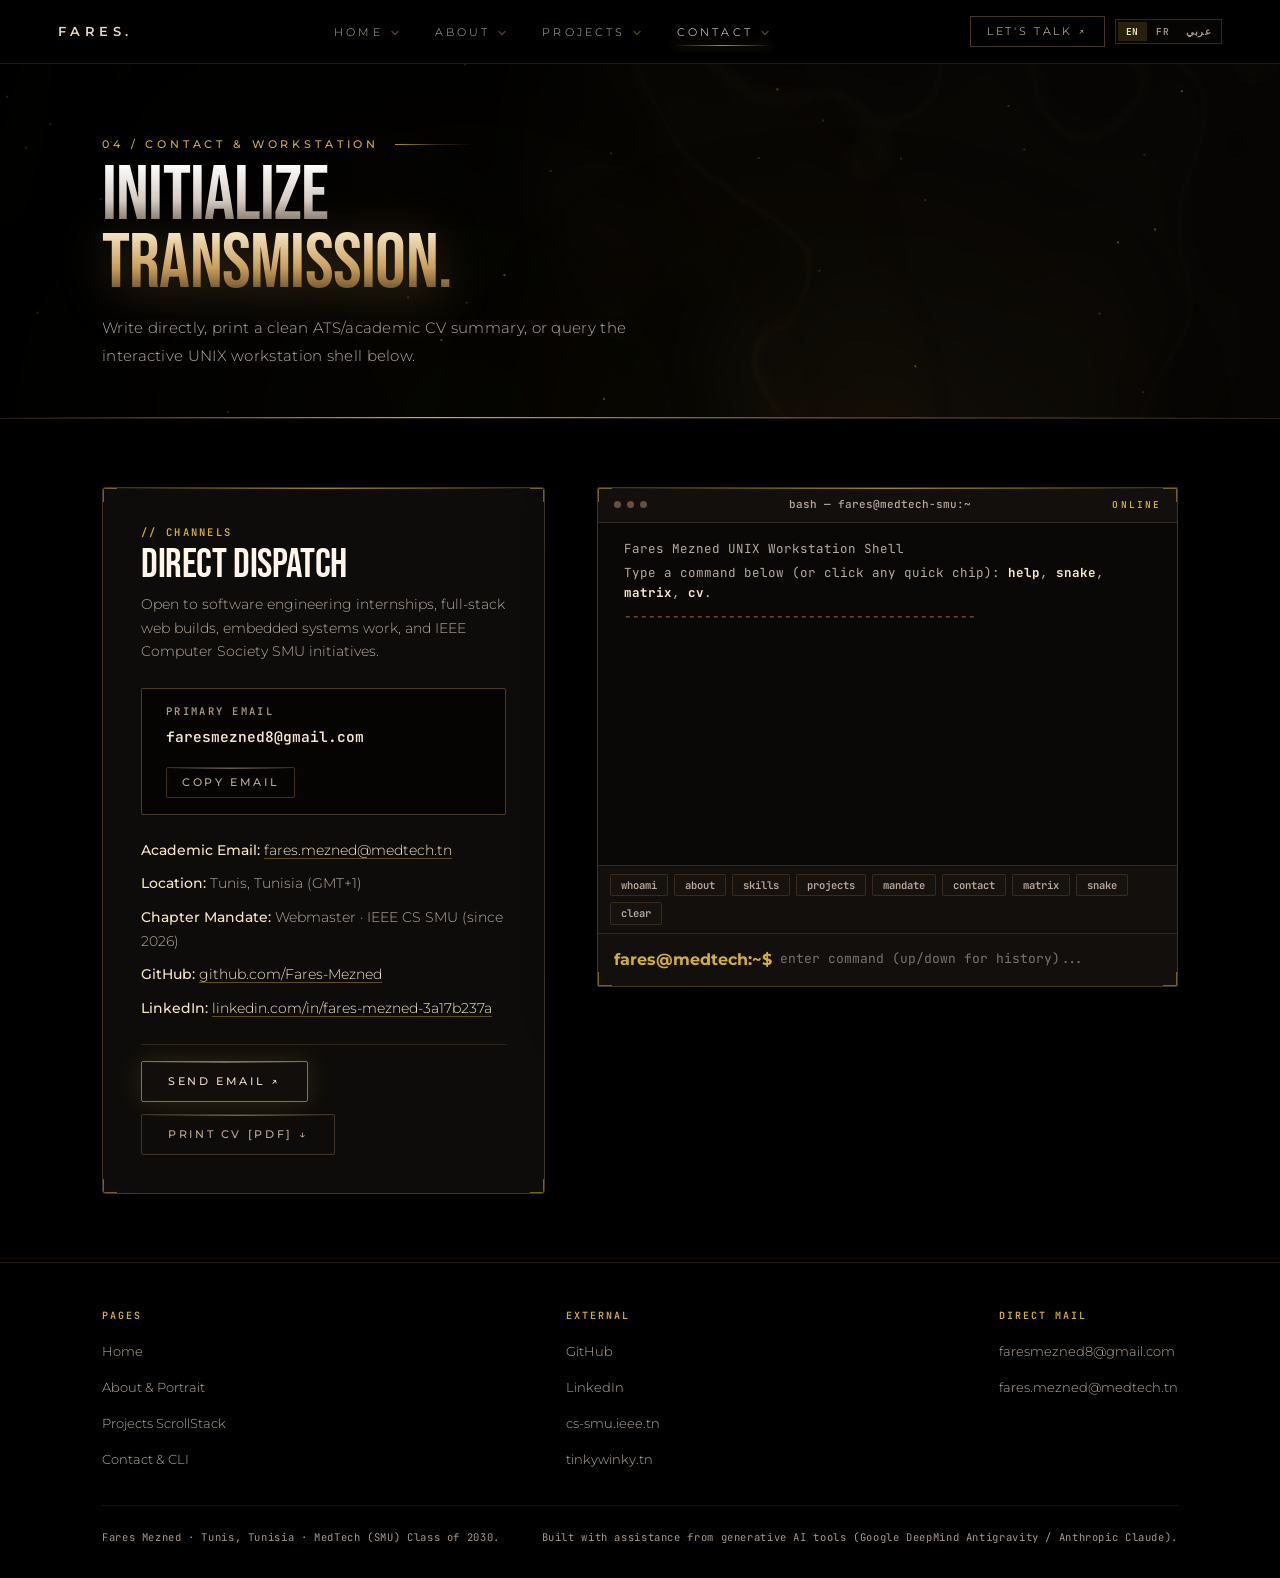
<file: contact.html>
<!DOCTYPE html>
<html lang="en">
<head>
  <meta charset="UTF-8">
  <meta name="viewport" content="width=device-width, initial-scale=1">
  <title>Contact &amp; Terminal — Fares Mezned | CS Undergraduate</title>
  <meta name="theme-color" content="#000000">
  <meta name="description" content="Contact Fares Mezned, print a clean ATS/academic CV sheet, and run commands inside the Obsidian UNIX workstation terminal (including Snake and Matrix mode).">
  <link rel="icon" href="data:image/svg+xml,%3Csvg xmlns='http://www.w3.org/2000/svg' viewBox='0 0 64 64'%3E%3Crect width='64' height='64' rx='8' fill='%230A0806' stroke='%238C6D4F' stroke-width='2'/%3E%3Ctext x='32' y='43' font-size='26' font-weight='700' text-anchor='middle' fill='%23D4AF37' font-family='Georgia,serif'%3EFM%3C/text%3E%3C/svg%3E">
  <link rel="preconnect" href="https://fonts.googleapis.com">
  <link rel="preconnect" href="https://fonts.gstatic.com" crossorigin>
  <link href="https://fonts.googleapis.com/css2?family=Bebas+Neue&family=Cairo:wght@600;700;800&family=Herr+Von+Muellerhoff&family=JetBrains+Mono:wght@400;500;600;700&family=Montserrat:wght@300;400;500;600;700&display=swap" rel="stylesheet">
  <link rel="stylesheet" href="style.css">
</head>
<body>

  <a href="#main" class="skip-to">Skip to main content</a>
  <div class="progress-line" aria-hidden="true"></div>
  <canvas id="webgl-bg" aria-hidden="true"></canvas>
  <div class="studio-glow studio-glow--a" aria-hidden="true"></div>
  <div class="studio-glow studio-glow--b" aria-hidden="true"></div>

  <!-- EDITORIAL COMMAND NAVBAR -->
  <nav class="site-nav" role="navigation" aria-label="Main navigation">
    <div class="nav-bar">
      <a href="index.html" class="nav-brand" aria-label="Fares Mezned Home">FARES.</a>
      <ul class="nav-links">
        <li class="nav-glider" aria-hidden="true"></li>
        <li class="nav-item">
          <div class="nav-link-row">
            <a href="index.html" class="nav-primary"><span class="nav-idx" aria-hidden="true">01</span><span class="nav-text" data-i18n="nav.home">Home</span></a>
            <button type="button" class="sub-toggle" aria-label="Home sub-menu" aria-expanded="false"><svg width="10" height="10" viewBox="0 0 10 10" aria-hidden="true"><path d="M2 3.5L5 6.5L8 3.5" fill="none" stroke="currentColor" stroke-width="1.5" stroke-linecap="round" stroke-linejoin="round"/></svg></button>
          </div>
          <div class="nav-submenu" role="menu">
            <a href="index.html#hero" role="menuitem"><span data-i18n="sub.hero">Studio Hero</span> <span class="tag">01</span></a>
            <a href="index.html#overview" role="menuitem"><span data-i18n="sub.overview">Track Record</span> <span class="tag">02</span></a>
            <a href="index.html#spotlight" role="menuitem"><span data-i18n="sub.spotlight">Featured Domains</span> <span class="tag">03</span></a>
            <a href="index.html#connect" role="menuitem"><span data-i18n="sub.connect">Direct Dispatch</span> <span class="tag">04</span></a>
          </div>
        </li>
        <li class="nav-item">
          <div class="nav-link-row">
            <a href="about.html" class="nav-primary"><span class="nav-idx" aria-hidden="true">02</span><span class="nav-text" data-i18n="nav.about">About</span></a>
            <button type="button" class="sub-toggle" aria-label="About sub-menu" aria-expanded="false"><svg width="10" height="10" viewBox="0 0 10 10" aria-hidden="true"><path d="M2 3.5L5 6.5L8 3.5" fill="none" stroke="currentColor" stroke-width="1.5" stroke-linecap="round" stroke-linejoin="round"/></svg></button>
          </div>
          <div class="nav-submenu" role="menu">
            <a href="about.html#bio" role="menuitem"><span data-i18n="sub.bio">Biography &amp; Portrait</span> <span class="tag">BIO</span></a>
            <a href="about.html#objective" role="menuitem"><span data-i18n="sub.obj">Career Objective</span> <span class="tag">GOAL</span></a>
            <a href="about.html#skills" role="menuitem"><span data-i18n="sub.skills">Bento Stack &amp; 3D</span> <span class="tag">MATRIX</span></a>
            <a href="about.html#education" role="menuitem"><span data-i18n="sub.ed">Education &amp; IEEE</span> <span class="tag">ROUTE</span></a>
          </div>
        </li>
        <li class="nav-item">
          <div class="nav-link-row">
            <a href="projects.html" class="nav-primary"><span class="nav-idx" aria-hidden="true">03</span><span class="nav-text" data-i18n="nav.projects">Projects</span></a>
            <button type="button" class="sub-toggle" aria-label="Projects sub-menu" aria-expanded="false"><svg width="10" height="10" viewBox="0 0 10 10" aria-hidden="true"><path d="M2 3.5L5 6.5L8 3.5" fill="none" stroke="currentColor" stroke-width="1.5" stroke-linecap="round" stroke-linejoin="round"/></svg></button>
          </div>
          <div class="nav-submenu" role="menu">
            <a href="projects.html#all" role="menuitem"><span data-i18n="sub.all">All Builds (ScrollStack)</span> <span class="tag">10</span></a>
            <a href="projects.html#web" role="menuitem"><span data-i18n="sub.web">Web &amp; CI/CD</span> <span class="tag">WEB</span></a>
            <a href="projects.html#iot" role="menuitem"><span data-i18n="sub.iot">IoT &amp; Desktop</span> <span class="tag">ESP32</span></a>
            <a href="projects.html#auto" role="menuitem"><span data-i18n="sub.auto">Automation &amp; Bots</span> <span class="tag">BOTS</span></a>
            <a href="projects.html#comp" role="menuitem"><span data-i18n="sub.comp">Competitions &amp; Apps</span> <span class="tag">COMP</span></a>
          </div>
        </li>
        <li class="nav-item">
          <div class="nav-link-row">
            <a href="contact.html" class="nav-primary active" aria-current="page"><span class="nav-idx" aria-hidden="true">04</span><span class="nav-text" data-i18n="nav.contact">Contact</span></a>
            <button type="button" class="sub-toggle" aria-label="Contact sub-menu" aria-expanded="false"><svg width="10" height="10" viewBox="0 0 10 10" aria-hidden="true"><path d="M2 3.5L5 6.5L8 3.5" fill="none" stroke="currentColor" stroke-width="1.5" stroke-linecap="round" stroke-linejoin="round"/></svg></button>
          </div>
          <div class="nav-submenu" role="menu">
            <a href="contact.html#direct" role="menuitem"><span data-i18n="sub.mail">Direct Mail &amp; CV</span> <span class="tag">MAIL</span></a>
            <a href="contact.html#terminal" role="menuitem"><span data-i18n="sub.cli">Workstation CLI</span> <span class="tag">BASH</span></a>
          </div>
        </li>
      </ul>
      <div class="nav-actions">
        <a href="contact.html" class="nav-cta" data-i18n="nav.cta">Let&apos;s Talk &#8599;</a>
        <div class="nav-tools">
          <div class="lang-pill" role="group" aria-label="Language">
            <button type="button" class="lang-btn" data-lang="en" aria-pressed="true">EN</button>
            <button type="button" class="lang-btn" data-lang="fr" aria-pressed="false">FR</button>
            <button type="button" class="lang-btn" data-lang="ar" aria-pressed="false" lang="ar">عربي</button>
          </div>
        </div>
        <button type="button" class="mobile-toggle" aria-label="Toggle mobile menu" aria-expanded="false"><span class="ham-bars" aria-hidden="true"><i></i><i></i></span><span class="mob-label">MENU</span></button>
      </div>
    </div>
  </nav>

  <!-- MOBILE DRAWER -->
  <div class="mobile-drawer" role="navigation" aria-label="Mobile navigation">
    <a href="index.html" class="m-main"><span data-i18n="nav.home">Home</span> <span class="label">01</span></a>
    <a href="about.html" class="m-main"><span data-i18n="nav.about">About</span> <span class="label">02</span></a>
    <a href="projects.html" class="m-main"><span data-i18n="nav.projects">Projects</span> <span class="label">03</span></a>
    <a href="contact.html" class="m-main active"><span data-i18n="nav.contact">Contact</span> <span class="label">04</span></a>
    <div class="mobile-sub-links">
      <a href="#direct" data-i18n="sub.mail">Direct Mail</a>
      <a href="#terminal" data-i18n="sub.cli">Terminal</a>
    </div>
    <div class="mobile-tools">
      <div class="lang-pill" role="group" aria-label="Language">
        <button type="button" class="lang-btn" data-lang="en" aria-pressed="true">EN</button>
        <button type="button" class="lang-btn" data-lang="fr" aria-pressed="false">FR</button>
        <button type="button" class="lang-btn" data-lang="ar" aria-pressed="false" lang="ar">عربي</button>
      </div>
    </div>
  </div>

  <main id="main" tabindex="-1">

    <!-- HEADER -->
    <section class="page-header">
      <canvas class="header-canvas" aria-hidden="true"></canvas>
      <div class="wrap" style="position:relative;z-index:1;">
        <div class="eyebrow-row reveal" style="margin-bottom:var(--sp-3);">
          <span class="eyebrow" data-i18n="ct.tag">04 / CONTACT &amp; WORKSTATION</span>
          <span class="eyebrow-line" aria-hidden="true"></span>
        </div>
        <h1 class="section-title reveal" style="margin-bottom:var(--sp-4);">
          <span class="metallic-chrome" data-i18n="ct.title1">INITIALIZE</span>
          <span class="metallic-gold" data-i18n="ct.title2">TRANSMISSION.</span>
        </h1>
        <p class="body-lg reveal" data-i18n="ct.sub">
          Write directly, print a clean ATS/academic CV summary, or query the interactive UNIX workstation shell below.
        </p>
      </div>
      <div class="header-scanline" aria-hidden="true"></div>
    </section>

    <section class="chapter" id="direct">
      <div class="wrap">
        <div class="contact-grid">

          <div class="monolith corner-brackets reveal">
            <div class="top-flare" aria-hidden="true"></div>
            <span class="corner-l corner-l--tl" aria-hidden="true"></span>
            <span class="corner-l corner-l--tr" aria-hidden="true"></span>
            <span class="corner-l corner-l--bl" aria-hidden="true"></span>
            <span class="corner-l corner-l--br" aria-hidden="true"></span>

            <span class="label" style="display:block;margin-bottom:8px;" data-i18n="ct.card.label">// CHANNELS</span>
            <h2 style="font-size:clamp(2rem,3.2vw,2.8rem);margin-bottom:10px;" data-i18n="ct.card.title">DIRECT DISPATCH</h2>
            <p style="font:300 13.5px / 1.75 'Montserrat', sans-serif;color:var(--ink-2);" data-i18n="ct.card.sub">
              Open to software engineering internships, full-stack web builds, embedded systems work, and IEEE Computer Society SMU initiatives.
            </p>

            <div class="contact-email-block">
              <div>
                <span class="label label--muted" style="display:block;margin-bottom:4px;">PRIMARY EMAIL</span>
                <span class="contact-email">faresmezned8@gmail.com</span>
              </div>
              <button type="button" id="copy-email-btn" data-email="faresmezned8@gmail.com" class="btn btn--outline" style="padding:9px 15px;" data-i18n="conn.copy">COPY EMAIL</button>
            </div>

            <div style="display:flex;flex-direction:column;gap:10px;margin:var(--sp-4) 0 var(--sp-5);font-size:13.5px;">
              <div><strong style="color:var(--gold-hi);font-weight:500;">Academic Email:</strong> <a href="mailto:fares.mezned@medtech.tn" class="inline-link">fares.mezned@medtech.tn</a></div>
              <div><strong style="color:var(--gold-hi);font-weight:500;">Location:</strong> <span style="color:var(--ink-2);">Tunis, Tunisia (GMT+1)</span></div>
              <div><strong style="color:var(--gold-hi);font-weight:500;">Chapter Mandate:</strong> <span style="color:var(--ink-2);">Webmaster · IEEE CS SMU (since 2026)</span></div>
              <div><strong style="color:var(--gold-hi);font-weight:500;">GitHub:</strong> <a href="https://github.com/Fares-Mezned" target="_blank" rel="noopener" class="inline-link">github.com/Fares-Mezned</a></div>
              <div><strong style="color:var(--gold-hi);font-weight:500;">LinkedIn:</strong> <a href="https://linkedin.com/in/fares-mezned-3a17b237a" target="_blank" rel="noopener" class="inline-link">linkedin.com/in/fares-mezned-3a17b237a</a></div>
            </div>

            <div style="display:flex;gap:12px;flex-wrap:wrap;padding-top:var(--sp-4);border-top:1px solid var(--border);">
              <a href="mailto:faresmezned8@gmail.com?subject=Inquiry%20via%20Portfolio" class="btn btn--gold" data-i18n="ct.send">SEND EMAIL &#8599;</a>
              <button type="button" onclick="window.print()" class="btn btn--outline" data-i18n="ct.print">PRINT CV [PDF] &darr;</button>
            </div>
          </div>

          <div id="terminal" class="terminal corner-brackets reveal reveal--right" aria-label="Interactive UNIX Workstation Terminal">
            <div class="top-flare" aria-hidden="true"></div>
            <span class="corner-l corner-l--tl" aria-hidden="true"></span>
            <span class="corner-l corner-l--tr" aria-hidden="true"></span>
            <span class="corner-l corner-l--bl" aria-hidden="true"></span>
            <span class="corner-l corner-l--br" aria-hidden="true"></span>

            <div class="terminal-top">
              <div class="terminal-dots" aria-hidden="true"><i></i><i></i><i></i></div>
              <span class="terminal-label">bash — fares@medtech-smu:~</span>
              <span class="label" style="font-size:9.5px;">ONLINE</span>
            </div>
            <div class="terminal-screen" id="term-screen" role="log" aria-live="polite">
              <div class="terminal-line term-out">Fares Mezned UNIX Workstation Shell</div>
              <div class="terminal-line term-out">Type a command below (or click any quick chip): <strong style="color:var(--gold-hi)">help</strong>, <strong style="color:var(--gold-hi)">snake</strong>, <strong style="color:var(--gold-hi)">matrix</strong>, <strong style="color:var(--gold-hi)">cv</strong>.</div>
              <div class="terminal-line term-out" style="color:var(--bronze)">--------------------------------------------</div>
            </div>
            <div class="terminal-chips" aria-label="Quick terminal commands">
              <button type="button" class="term-chip" data-cmd="whoami">whoami</button>
              <button type="button" class="term-chip" data-cmd="about">about</button>
              <button type="button" class="term-chip" data-cmd="skills">skills</button>
              <button type="button" class="term-chip" data-cmd="projects">projects</button>
              <button type="button" class="term-chip" data-cmd="mandate">mandate</button>
              <button type="button" class="term-chip" data-cmd="contact">contact</button>
              <button type="button" class="term-chip" data-cmd="matrix">matrix</button>
              <button type="button" class="term-chip" data-cmd="snake">snake</button>
              <button type="button" class="term-chip" data-cmd="clear">clear</button>
            </div>
            <form id="term-form" class="terminal-input-row" autocomplete="off">
              <span class="term-prompt">fares@medtech:~$</span>
              <input type="text" id="term-input" placeholder="enter command (up/down for history)..." aria-label="Terminal command input" spellcheck="false">
            </form>
          </div>

        </div>
      </div>
    </section>

  </main>

  <!-- PRINT-ONLY ATS/ACADEMIC CV SHEET -->
  <div id="cv-print" aria-hidden="true">
    <h1>Fares Mezned</h1>
    <p>Computer Science Undergraduate — MedTech (SMU) · Webmaster, IEEE Computer Society SMU Chapter</p>
    <p>Tunis, Tunisia · faresmezned8@gmail.com · fares.mezned@medtech.tn · github.com/Fares-Mezned · linkedin.com/in/fares-mezned-3a17b237a</p>
    <h2>Career Objective</h2>
    <p>Looking ahead, my goal is to grow into a software and full-stack web engineer, building reliable, accessible, and user-focused web systems and software products.</p>
    <h2>Leadership &amp; Engineering Experience</h2>
    <ul>
      <li><strong>Webmaster, IEEE Computer Society SMU Chapter (2026–Present):</strong> Full-stack architecture of cs-smu.ieee.tn, hackathon/bootcamp registration workflows, and GitHub CI/CD pipelines.</li>
      <li><strong>Top 2 Worldwide — IEEEXtreme PreXtreme:</strong> Placed Top 2 globally in competitive algorithmic programming; active builder in Team TinkyWinky (tinkywinky.tn) and NOSTOS — The Xenia Protocol.</li>
    </ul>
    <h2>Selected Projects</h2>
    <ul>
      <li><strong>ESP32 IoT Telemetry System (C++ &amp; Firebase RTDB):</strong> Voltage, ACS712 current, power, energy consumption, and temperature sensing streamed live to Firebase.</li>
      <li><strong>GTA VI Launch Fund:</strong> Multi-currency desktop savings tracker built with Python &amp; HTML (TND, EUR, USD).</li>
      <li><strong>Playwright Automation &amp; Offer Bot:</strong> Automated offer submission and auto-reply system with Python &amp; dashboard UI.</li>
      <li><strong>Downloads Sorter (sort.py) &amp; Discord Bot Utilities:</strong> Python CLI file automation and role-based Discord permission gating.</li>
      <li><strong>Fantasy Tunisia League (FTL):</strong> Web and mobile sports management application in React Native.</li>
    </ul>
    <h2>Education &amp; Languages</h2>
    <p>MedTech (South Mediterranean University), Tunis — Pre-Engineering Computer Science (Expected 2030) · Baccalauréat Technique (Technical Sciences).</p>
    <p>Languages: Arabic (Native), French (Professional), English (Professional). Interests: Saltwater spinning fishing, competitive gaming.</p>
  </div>

  <!-- FOOTER -->
  <footer class="site-footer" role="contentinfo">
    <div class="wrap">
      <div class="footer-row">
        <div class="footer-col">
          <h5 data-i18n="foot.pages">Pages</h5>
          <ul>
            <li><a href="index.html" data-i18n="nav.home">Home</a></li>
            <li><a href="about.html" data-i18n="nav.about">About &amp; Portrait</a></li>
            <li><a href="projects.html" data-i18n="nav.projects">Projects ScrollStack</a></li>
            <li><a href="contact.html" data-i18n="nav.contact">Contact &amp; CLI</a></li>
          </ul>
        </div>
        <div class="footer-col">
          <h5 data-i18n="foot.ext">External</h5>
          <ul>
            <li><a href="https://github.com/Fares-Mezned" target="_blank" rel="noopener">GitHub</a></li>
            <li><a href="https://linkedin.com/in/fares-mezned-3a17b237a" target="_blank" rel="noopener">LinkedIn</a></li>
            <li><a href="https://cs-smu.ieee.tn" target="_blank" rel="noopener">cs-smu.ieee.tn</a></li>
            <li><a href="https://tinkywinky.tn" target="_blank" rel="noopener">tinkywinky.tn</a></li>
          </ul>
        </div>
        <div class="footer-col">
          <h5 data-i18n="foot.mail">Direct Mail</h5>
          <ul>
            <li><a href="mailto:faresmezned8@gmail.com">faresmezned8@gmail.com</a></li>
            <li><a href="mailto:fares.mezned@medtech.tn">fares.mezned@medtech.tn</a></li>
          </ul>
        </div>
      </div>
      <div class="footer-bottom">
        <span data-i18n="foot.note">Fares Mezned · Tunis, Tunisia · MedTech (SMU) Class of 2030.</span>
        <span data-i18n="foot.ai">Built with assistance from generative AI tools (Google DeepMind Antigravity / Anthropic Claude).</span>
      </div>
    </div>
  </footer>

  <script src="i18n.js"></script>
  <script src="app.js"></script>
</body>
</html>
</file>
<file: style.css>
/* ============================================================================
   FARES MEZNED — OBSIDIAN & BRUSHED GOLD CINEMATIC DESIGN SYSTEM
   Zero build steps · 60fps GPU-composited · WCAG AA+ verified · RTL ready
   ============================================================================ */

:root {
  /* Pitch Obsidian -> Matte Charcoal Studio Surfaces */
  --s0: #000000;
  --s1: #050403;
  --s2: #0A0806;
  --s3: #0E0C0A;
  --s4: #16120E;
  --s5: #1F1914;

  /* Typography Ink Hierarchy (AA/AAA verified on #000000–#0E0C0A) */
  --ink: #E8DFD8;          /* Warm Ivory */
  --ink-hi: #FFF5EB;       /* Pure Cream */
  --ink-2: #B8ABA0;        /* Soft Stone Mist (6.9:1 on #0E0C0A) */
  --ink-3: #A8988B;        /* Muted Satin Bronze (5.7:1 on #0E0C0A) */

  /* Champagne, Brushed Gold & Bronze Tokens */
  --gold: #D4AF37;         /* Antique Gold hairline & primary accent */
  --gold-hi: #F7E7C4;      /* Champagne highlight */
  --gold-mid: #C99E5D;     /* Brushed gold */
  --bronze: #8C6D4F;       /* Architectural frame stroke */
  --gold-glow: rgba(212, 175, 55, 0.24);
  --gold-dim: rgba(212, 175, 55, 0.09);

  /* Status Semantics (Warm Amber-Crimson for Forbidden gates) */
  --err: #E05D52;
  --err-dim: rgba(224, 93, 82, 0.14);

  /* Architectural Borders */
  --border: rgba(140, 109, 79, 0.28);
  --border-strong: rgba(140, 109, 79, 0.52);
  --border-gold: rgba(212, 175, 55, 0.72);

  /* Type Scale */
  --text-xs: 0.72rem;
  --text-sm: 0.85rem;
  --text-base: 1rem;
  --text-lg: 1.125rem;
  --text-xl: 1.375rem;
  --text-2xl: 1.75rem;
  --text-3xl: 2.35rem;
  --text-4xl: 3.1rem;
  --text-hero: clamp(3.8rem, 9.2vw, 7.8rem);

  /* Spacing */
  --sp-1: 4px;
  --sp-2: 8px;
  --sp-3: 12px;
  --sp-4: 16px;
  --sp-5: 24px;
  --sp-6: 32px;
  --sp-7: 48px;
  --sp-8: 68px;
  --sp-9: 96px;
  --sp-section: clamp(56px, 7.5vh, 96px);

  /* Radii (Sharp Architectural Chamfer) */
  --r-sm: 2px;
  --r-md: 4px;
  --r-lg: 12px;
  --r-pill: 9999px;

  /* Cinema Easing */
  --ease-expo: cubic-bezier(0.16, 1, 0.3, 1);
  --ease-wipe: cubic-bezier(0.77, 0, 0.18, 1);

  --content-w: 1180px;
  color-scheme: dark;
}

/* — RESET & BASE — */
*, *::before, *::after { box-sizing: border-box; margin: 0; padding: 0; }
html {
  scroll-behavior: smooth;
  scroll-padding-top: 86px;
  overflow-x: clip;
  -webkit-text-size-adjust: 100%;
  background: var(--s0);
}
body {
  background: #000000;
  color: var(--ink);
  font-family: 'Montserrat', system-ui, -apple-system, sans-serif;
  font-size: var(--text-base);
  font-weight: 300;
  line-height: 1.75;
  overflow-x: clip;
  min-height: 100vh;
  display: flex;
  flex-direction: column;
}
::selection { background: #cbb59d; color: #000000; }

img { display: block; max-width: 100%; height: auto; }
a { color: inherit; text-decoration: none; }
button { font: inherit; color: inherit; }
:focus-visible { outline: 2px solid var(--gold); outline-offset: 3px; }

.skip-to {
  position: fixed;
  top: -100px;
  left: 16px;
  background: var(--gold);
  color: #000000;
  padding: 10px 18px;
  border-radius: var(--r-sm);
  font: 700 11px / 1 'Montserrat', sans-serif;
  letter-spacing: 0.14em;
  text-transform: uppercase;
  z-index: 10050;
  transition: top 0.2s;
}
.skip-to:focus { top: 16px; }

.wrap {
  width: 100%;
  max-width: var(--content-w);
  margin: 0 auto;
  padding: 0 clamp(20px, 5vw, 52px);
}

main {
  flex: 1;
  position: relative;
  z-index: 2;
  animation: studioArrive 0.65s var(--ease-expo);
}
body.warping-out main {
  opacity: 0;
  filter: blur(8px);
  scale: 0.985;
  transition: opacity 0.24s ease-out, filter 0.24s ease-out, scale 0.26s var(--ease-expo);
}
@keyframes studioArrive {
  from { opacity: 0; filter: blur(8px); translate: 0 18px; }
  to { opacity: 1; filter: blur(0px); translate: 0 0; }
}

/* — ATMOSPHERIC WEBGL CANVAS — */
#webgl-bg {
  position: fixed;
  inset: 0;
  width: 100vw;
  height: 100vh;
  z-index: 0;
  pointer-events: none;
}

/* Subtle Warm Studio Vignette Glows */
.studio-glow {
  position: fixed;
  border-radius: 50%;
  filter: blur(160px);
  pointer-events: none;
  z-index: 1;
}
.studio-glow--a {
  top: 16vh;
  left: 14vw;
  width: min(36rem, 55vw);
  height: min(36rem, 55vw);
  background: radial-gradient(circle, rgba(212, 175, 55, 0.08), transparent 70%);
  animation: glowPulseA 8s ease-in-out infinite;
}
.studio-glow--b {
  bottom: 12vh;
  right: 16vw;
  width: min(30rem, 48vw);
  height: min(30rem, 48vw);
  background: radial-gradient(circle, rgba(140, 109, 79, 0.07), transparent 70%);
  animation: glowPulseB 10s ease-in-out infinite;
}
@keyframes glowPulseA {
  0%, 100% { transform: scale(1); opacity: 0.7; }
  50% { transform: scale(1.18); opacity: 1; }
}
@keyframes glowPulseB {
  0%, 100% { transform: scale(1.15); opacity: 0.65; }
  50% { transform: scale(0.95); opacity: 1; }
}

/* — TYPOGRAPHY & METALLIC CLIPPING — */
.disp, h1, h2, h3 {
  font-family: 'Bebas Neue', 'Space Grotesk', sans-serif;
  letter-spacing: -0.01em;
  line-height: 0.88;
  font-weight: 400;
  color: var(--ink-hi);
}
.metallic-chrome {
  display: block;
  color: #FFFFFF;
  background: linear-gradient(180deg, #FFFFFF 0%, #D5CBC0 55%, #605448 100%);
  -webkit-background-clip: text;
  background-clip: text;
  -webkit-text-fill-color: transparent;
  filter: drop-shadow(0 4px 12px rgba(0, 0, 0, 0.85));
}
.metallic-gold {
  display: block;
  color: var(--gold-hi);
  background: linear-gradient(180deg, #F7E7C4 0%, #C99E5D 55%, #543B1A 100%);
  -webkit-background-clip: text;
  background-clip: text;
  -webkit-text-fill-color: transparent;
  filter: drop-shadow(0 8px 24px rgba(201, 158, 93, 0.3));
}
.metallic-bronze {
  display: block;
  color: #DFBE8A;
  background: linear-gradient(180deg, #DFBE8A 0%, #9B7640 55%, #342410 100%);
  -webkit-background-clip: text;
  background-clip: text;
  -webkit-text-fill-color: transparent;
  filter: drop-shadow(0 10px 28px rgba(155, 118, 64, 0.34));
}

.script-sig {
  font-family: 'Herr Von Muellerhoff', 'Allura', cursive;
  font-weight: 400;
  letter-spacing: 0.04em;
  line-height: 1;
  color: #D8AB64;
}

.eyebrow-row {
  display: flex;
  align-items: center;
  gap: 16px;
  margin-bottom: var(--sp-5);
}
.eyebrow {
  font: 500 11px / 1.2 'Montserrat', sans-serif;
  letter-spacing: 0.35em;
  text-transform: uppercase;
  color: var(--gold);
}
.eyebrow-line {
  width: 80px;
  height: 1px;
  background: linear-gradient(90deg, rgba(212, 175, 55, 0.82), rgba(140, 109, 79, 0.36), transparent);
}

.label {
  font: 600 10.5px / 1.3 'JetBrains Mono', monospace;
  letter-spacing: 0.22em;
  text-transform: uppercase;
  color: var(--gold);
}
.label--muted { color: var(--ink-3); }
.label--err { color: var(--err); }

.section-title {
  font-size: clamp(2.8rem, 6vw, 5.2rem);
  line-height: 0.88;
  text-transform: uppercase;
}
.body-lg {
  font: 300 0.94rem / 1.85 'Montserrat', sans-serif;
  letter-spacing: 0.02em;
  color: var(--ink-2);
  max-width: 60ch;
}
.inline-link {
  color: var(--gold-hi);
  border-bottom: 1px solid rgba(212, 175, 55, 0.4);
  transition: color 0.2s, border-color 0.2s;
}
.inline-link:hover {
  color: #FFFFFF;
  border-color: var(--gold);
}

.chapter {
  position: relative;
  padding: var(--sp-section) 0;
}

/* — SUB-PAGE HEADER — */
.page-header {
  position: relative;
  padding: 138px 0 var(--sp-7);
  overflow: hidden;
  border-bottom: 1px solid var(--border);
}
.header-canvas {
  position: absolute;
  inset: 0;
  width: 100%;
  height: 100%;
  z-index: 0;
  pointer-events: none;
  opacity: 0.72;
}
.header-scanline {
  position: absolute;
  bottom: 0;
  left: 0;
  height: 1px;
  width: 100%;
  background: linear-gradient(90deg, transparent, var(--gold), rgba(140, 109, 79, 0.5), transparent);
}

/* — PROGRESS LINE — */
.progress-line {
  position: fixed;
  top: 0;
  left: 0;
  height: 1.5px;
  width: 0%;
  background: linear-gradient(90deg, var(--bronze), var(--gold), var(--gold-hi));
  box-shadow: 0 0 8px var(--gold-glow);
  z-index: 10000;
  pointer-events: none;
}

/* — LENS-FOCUS REVEAL ENGINE (CALM CINEMA DE-BLUR) — */
.reveal {
  opacity: 0;
  translate: 0 26px;
  filter: blur(8px);
  transition:
    opacity 1.05s var(--ease-expo),
    translate 1.05s var(--ease-expo),
    filter 1.05s var(--ease-expo);
  transition-delay: var(--rv-delay, 0ms);
  will-change: opacity, translate, filter;
}
.reveal--left { translate: -24px 0; }
.reveal--right { translate: 24px 0; }
.reveal.is-visible {
  opacity: 1;
  translate: 0 0;
  filter: blur(0px);
}

.reveal-stagger > * {
  opacity: 0;
  translate: 0 18px;
  filter: blur(6px);
  transition:
    opacity 0.95s var(--ease-expo),
    translate 0.95s var(--ease-expo),
    filter 0.95s var(--ease-expo);
}
.reveal-stagger.is-visible > * {
  opacity: 1;
  translate: 0 0;
  filter: blur(0px);
}
.reveal-stagger.is-visible > *:nth-child(1) { transition-delay: 40ms; }
.reveal-stagger.is-visible > *:nth-child(2) { transition-delay: 140ms; }
.reveal-stagger.is-visible > *:nth-child(3) { transition-delay: 240ms; }
.reveal-stagger.is-visible > *:nth-child(4) { transition-delay: 340ms; }
.reveal-stagger.is-visible > *:nth-child(5) { transition-delay: 440ms; }

.word-reveal .w {
  display: inline-block;
  overflow: hidden;
  vertical-align: bottom;
  padding-bottom: 0.08em;
  margin-bottom: -0.08em;
}
.word-reveal .w span {
  display: inline-block;
  transform: translate3d(0, 108%, 0);
  transition: transform 0.95s var(--ease-expo);
}
.word-reveal.is-visible .w span {
  transform: translate3d(0, 0, 0);
}

/* — SHUTTER WIPE TRANSITION — */
#warp-transition {
  position: fixed;
  inset: 0;
  z-index: 10025;
  pointer-events: none;
  opacity: 0;
  visibility: hidden;
  background: radial-gradient(circle at 50% 50%, rgba(14, 12, 10, 0.92), #000000 85%);
  display: flex;
  align-items: center;
  justify-content: center;
  transition: opacity 0.24s ease-out, visibility 0.24s;
}
#warp-transition.active {
  opacity: 1;
  visibility: visible;
  pointer-events: auto;
}
#warp-transition .warp-ring {
  width: 90px;
  height: 1px;
  background: linear-gradient(90deg, transparent, var(--gold), transparent);
  box-shadow: 0 0 18px var(--gold-glow);
  transform: scaleX(0.3);
  transition: transform 0.26s var(--ease-expo);
}
#warp-transition.active .warp-ring { transform: scaleX(2.4); }

/* — MINIMALIST EDITORIAL CURSOR (HERO-SECTION STYLE) — */
#cursor-reticle {
  position: fixed;
  top: 0;
  left: 0;
  width: 10px;
  height: 10px;
  margin: -5px 0 0 -5px;
  border-radius: 50%;
  background: rgba(235, 215, 195, 0.95);
  border: 1px solid rgba(212, 175, 55, 0.42);
  pointer-events: none;
  z-index: 9950;
  opacity: 0;
  backdrop-filter: blur(1px);
  transition:
    width 0.26s var(--ease-expo),
    height 0.26s var(--ease-expo),
    margin 0.26s var(--ease-expo),
    background-color 0.25s,
    border-color 0.25s,
    opacity 0.22s;
}
#cursor-reticle.active { opacity: 1; }
#cursor-reticle.big {
  width: 48px;
  height: 48px;
  margin: -24px 0 0 -24px;
  background: rgba(212, 175, 55, 0.10);
  border-color: rgba(212, 175, 55, 0.65);
}
@media (hover: none), (pointer: coarse) {
  #cursor-reticle { display: none !important; }
}

/* — EDITORIAL DEDICATED HEADER BAR (CLEANLY SEPARATED FROM VIDEO) — */
.site-nav {
  position: fixed;
  top: 0;
  left: 0;
  right: 0;
  z-index: 9000;
  pointer-events: none;
}
.nav-bar {
  pointer-events: auto;
  position: relative;
  width: 100%;
  height: 64px;
  margin: 0 auto;
  display: flex;
  align-items: center;
  justify-content: space-between;
  gap: 16px;
  padding: 0 clamp(20px, 4.5vw, 64px);
  background: #000000;
  border-bottom: 1px solid rgba(140, 109, 79, 0.22);
  transition: background-color 0.32s ease, border-color 0.32s ease;
}
@media (min-width: 921px) {
  .site-nav.is-scrolled .nav-bar {
    background: rgba(5, 4, 3, 0.96);
    backdrop-filter: blur(14px);
    -webkit-backdrop-filter: blur(14px);
    border-bottom-color: rgba(212, 175, 55, 0.28);
    box-shadow: 0 12px 36px rgba(0, 0, 0, 0.85);
  }
}

.nav-brand {
  font: 600 13px / 1 'Montserrat', sans-serif;
  letter-spacing: 0.35em;
  text-transform: uppercase;
  color: #EAD8C7;
  display: inline-flex;
  align-items: center;
  gap: 8px;
  white-space: nowrap;
  flex-shrink: 0;
  transition: opacity 0.22s;
}
.nav-brand:hover { opacity: 0.75; }

.nav-links {
  position: relative;
  display: flex;
  align-items: center;
  gap: clamp(16px, 2.2vw, 34px);
  list-style: none;
}
@media (min-width: 1400px) {
  .nav-links {
    position: absolute;
    left: 50%;
    transform: translateX(-50%);
  }
}
.nav-glider {
  position: absolute;
  bottom: 0;
  left: 0;
  height: 1px;
  width: 0;
  opacity: 0;
  background: linear-gradient(90deg, transparent, rgba(212, 175, 55, 0.78), transparent);
  box-shadow: 0 0 8px rgba(212, 175, 55, 0.45);
  transition: transform 0.42s var(--ease-expo), width 0.42s var(--ease-expo), opacity 0.25s;
  pointer-events: none;
}
.nav-item { position: relative; }
.nav-link-row {
  display: inline-flex;
  align-items: center;
}
.nav-links a.nav-primary {
  display: inline-flex;
  align-items: center;
  gap: 4px;
  font: 300 11px / 1 'Montserrat', sans-serif;
  letter-spacing: 0.28em;
  text-transform: uppercase;
  color: #C4B5A5;
  padding: 8px 4px;
  transition: color 0.28s;
  white-space: nowrap;
}
.nav-idx { display: none; }
.nav-links a.nav-primary:hover,
.nav-links a.nav-primary.active {
  color: #FFF5EB;
}
.nav-links .sub-toggle {
  background: none;
  border: none;
  color: var(--bronze);
  opacity: 0.55;
  display: inline-flex;
  align-items: center;
  justify-content: center;
  padding: 8px 3px;
  cursor: pointer;
  transition: opacity 0.2s, color 0.2s, transform 0.24s var(--ease-expo);
}
.nav-item:hover .sub-toggle,
.nav-item.open .sub-toggle { opacity: 1; color: var(--gold); }
.nav-item.open .sub-toggle { transform: rotate(180deg); }

.nav-submenu {
  position: absolute;
  top: calc(100% + 12px);
  left: 0;
  min-width: 230px;
  background: rgba(10, 8, 6, 0.96);
  backdrop-filter: blur(18px);
  -webkit-backdrop-filter: blur(18px);
  border: 1px solid var(--border);
  border-radius: var(--r-sm);
  padding: 6px;
  display: flex;
  flex-direction: column;
  gap: 2px;
  box-shadow: 0 24px 60px rgba(0, 0, 0, 0.92), inset 0 1px 0 rgba(212, 175, 55, 0.14);
  opacity: 0;
  visibility: hidden;
  transform: translateY(-6px);
  transition: opacity 0.24s var(--ease-expo), transform 0.26s var(--ease-expo), visibility 0.24s;
  z-index: 9100;
}
[dir="rtl"] .nav-submenu { left: auto; right: 0; }
.nav-item::after {
  content: '';
  position: absolute;
  left: 0;
  right: 0;
  top: 100%;
  height: 14px;
}
.nav-item:hover .nav-submenu,
.nav-item:focus-within .nav-submenu,
.nav-item.open .nav-submenu {
  opacity: 1;
  visibility: visible;
  transform: translateY(0);
}
.nav-submenu a {
  position: relative;
  font: 400 11.5px / 1.4 'Montserrat', sans-serif;
  letter-spacing: 0.06em;
  color: var(--ink-2);
  padding: 9px 12px;
  border-radius: var(--r-sm);
  display: flex;
  justify-content: space-between;
  align-items: center;
  gap: 14px;
  transition: background 0.18s, color 0.18s, padding-inline-start 0.2s var(--ease-expo);
}
.nav-submenu a::before {
  content: '';
  position: absolute;
  inset-block: 6px;
  inset-inline-start: 0;
  width: 2px;
  background: var(--gold);
  transform: scaleY(0);
  transition: transform 0.2s var(--ease-expo);
}
.nav-submenu a:hover,
.nav-submenu a:focus-visible {
  background: rgba(212, 175, 55, 0.08);
  color: var(--ink-hi);
  padding-inline-start: 16px;
}
.nav-submenu a:hover::before,
.nav-submenu a:focus-visible::before { transform: scaleY(1); }
.nav-submenu a span.tag {
  font: 600 9.5px / 1 'JetBrains Mono', monospace;
  color: var(--gold);
  border: 1px solid rgba(140, 109, 79, 0.35);
  padding: 3px 6px;
  border-radius: var(--r-sm);
}

.nav-actions {
  display: inline-flex;
  align-items: center;
  gap: 10px;
  flex-shrink: 0;
}
.nav-cta {
  display: inline-flex;
  align-items: center;
  gap: 7px;
  font: 300 11px / 1 'Montserrat', sans-serif;
  letter-spacing: 0.24em;
  text-transform: uppercase;
  color: #EAD8C7;
  background: transparent;
  backdrop-filter: blur(4px);
  border: 1px solid rgba(140, 109, 79, 0.5);
  padding: 9px 16px;
  border-radius: 0;
  white-space: nowrap;
  transition: border-color 0.28s, color 0.25s, box-shadow 0.28s;
}
.nav-cta:hover {
  border-color: var(--gold);
  color: var(--ink-hi);
  box-shadow: 0 0 18px rgba(212, 175, 55, 0.16);
}

.nav-tools {
  display: inline-flex;
  align-items: center;
  gap: 6px;
}
.lang-pill {
  display: inline-flex;
  align-items: center;
  background: rgba(10, 8, 6, 0.72);
  border: 1px solid rgba(140, 109, 79, 0.34);
  border-radius: 0;
  padding: 2px;
  gap: 1px;
}
.lang-btn {
  background: none;
  border: none;
  color: var(--ink-3);
  font: 600 9.5px / 1 'JetBrains Mono', monospace;
  letter-spacing: 0.06em;
  padding: 5px 8px;
  border-radius: 0;
  cursor: pointer;
  display: inline-flex;
  align-items: center;
  gap: 5px;
  transition: background 0.18s, color 0.18s;
  white-space: nowrap;
}
.lang-btn:hover { color: var(--ink-hi); }
.lang-btn[aria-pressed="true"] {
  background: rgba(212, 175, 55, 0.16);
  color: var(--gold-hi);
}

@media (max-width: 920px) {
  .nav-links, .nav-cta, .nav-tools { display: none; }
  .site-nav { top: 0 !important; padding: 0 !important; }
  .nav-bar {
    padding: 12px 18px !important;
    background: rgba(5, 4, 3, 0.94);
    border-radius: 0 !important;
    border-bottom: 1px solid var(--border);
  }
  .mobile-toggle {
    display: inline-flex;
    align-items: center;
    gap: 8px;
    background: var(--s3);
    border: 1px solid var(--border-strong);
    color: var(--ink);
    font: 600 10px / 1 'JetBrains Mono', monospace;
    letter-spacing: 0.12em;
    padding: 8px 13px;
    border-radius: var(--r-sm);
    cursor: pointer;
  }
  .mobile-toggle[aria-expanded="true"] {
    border-color: var(--gold);
    color: var(--gold-hi);
  }
  .ham-bars {
    display: inline-flex;
    flex-direction: column;
    gap: 4px;
    width: 14px;
  }
  .ham-bars i {
    display: block;
    width: 100%;
    height: 1.5px;
    background: currentColor;
    transition: transform 0.25s var(--ease-expo);
  }
  .mobile-toggle[aria-expanded="true"] .ham-bars i:first-child { transform: translateY(2.75px) rotate(45deg); }
  .mobile-toggle[aria-expanded="true"] .ham-bars i:last-child { transform: translateY(-2.75px) rotate(-45deg); }
}
@media (min-width: 921px) {
  .mobile-toggle { display: none; }
}

.mobile-scrim {
  position: fixed;
  inset: 0;
  background: rgba(0, 0, 0, 0.72);
  backdrop-filter: blur(5px);
  -webkit-backdrop-filter: blur(5px);
  z-index: 8999;
  opacity: 0;
  visibility: hidden;
  transition: opacity 0.26s ease, visibility 0.26s ease;
}
.mobile-scrim.open { opacity: 1; visibility: visible; }

.mobile-drawer {
  display: flex;
  position: fixed;
  top: 62px;
  left: 14px;
  right: 14px;
  background: rgba(10, 8, 6, 0.98);
  border: 1px solid var(--border-strong);
  border-radius: var(--r-sm);
  padding: 14px;
  z-index: 9001;
  flex-direction: column;
  gap: 4px;
  box-shadow: 0 28px 64px rgba(0, 0, 0, 0.92);
  max-height: calc(100vh - 82px);
  overflow-y: auto;
  opacity: 0;
  visibility: hidden;
  pointer-events: none;
  transform: translateY(-8px);
  transition: opacity 0.25s var(--ease-expo), transform 0.26s var(--ease-expo), visibility 0.25s;
}
.mobile-drawer.open {
  opacity: 1;
  visibility: visible;
  pointer-events: auto;
  transform: translateY(0);
}
.mobile-drawer a.m-main {
  font: 400 18px / 1.3 'Bebas Neue', sans-serif;
  letter-spacing: 0.08em;
  color: var(--ink-2);
  padding: 11px 14px;
  border-radius: var(--r-sm);
  display: flex;
  justify-content: space-between;
  align-items: center;
}
.mobile-drawer a.m-main.active {
  background: var(--s4);
  color: var(--gold-hi);
  border-inline-start: 2px solid var(--gold);
}
.mobile-sub-links {
  display: flex;
  flex-wrap: wrap;
  gap: 6px;
  padding: 0 14px 10px;
}
.mobile-sub-links a {
  font: 500 10.5px / 1 'JetBrains Mono', monospace;
  color: var(--ink-3);
  background: var(--s3);
  border: 1px solid var(--border);
  padding: 5px 10px;
  border-radius: var(--r-sm);
}
.mobile-tools {
  display: flex;
  align-items: center;
  justify-content: space-between;
  gap: 8px;
  padding: 12px 14px 4px;
  margin-top: 8px;
  border-top: 1px solid var(--border);
}

/* — CINEMATIC ARCHITECTURAL CORNERS & BUTTONS — */
.corner-brackets {
  position: relative;
}
.corner-l {
  position: absolute;
  width: 14px;
  height: 14px;
  border-color: rgba(212, 175, 55, 0.52);
  border-style: solid;
  pointer-events: none;
  transition: transform 0.45s var(--ease-expo), border-color 0.35s;
}
.corner-l--tl { top: 0; left: 0; border-width: 1.5px 0 0 1.5px; }
.corner-l--tr { top: 0; right: 0; border-width: 1.5px 1.5px 0 0; }
.corner-l--bl { bottom: 0; left: 0; border-width: 0 0 1.5px 1.5px; }
.corner-l--br { bottom: 0; right: 0; border-width: 0 1.5px 1.5px 0; }
.monolith:hover .corner-l--tl { transform: translate(-2px, -2px); border-color: var(--gold); }
.monolith:hover .corner-l--tr { transform: translate(2px, -2px); border-color: var(--gold); }
.monolith:hover .corner-l--bl { transform: translate(-2px, 2px); border-color: var(--gold); }
.monolith:hover .corner-l--br { transform: translate(2px, 2px); border-color: var(--gold); }

.top-flare {
  position: absolute;
  top: 0;
  left: 0;
  right: 0;
  height: 1px;
  background: linear-gradient(90deg, transparent, rgba(212, 175, 55, 0.72), transparent);
  pointer-events: none;
}

.btn {
  position: relative;
  display: inline-flex;
  align-items: center;
  justify-content: center;
  gap: 10px;
  font: 500 11px / 1 'Montserrat', sans-serif;
  letter-spacing: 0.24em;
  text-transform: uppercase;
  padding: 14px 26px;
  border-radius: var(--r-sm);
  border: 1px solid var(--bronze);
  background: rgba(18, 15, 12, 0.85);
  color: #EAD8C7;
  cursor: pointer;
  white-space: nowrap;
  transition: border-color 0.28s, color 0.28s, background-color 0.28s, box-shadow 0.3s, transform 0.25s var(--ease-expo);
}
.btn::before {
  content: '';
  position: absolute;
  top: 0;
  left: 0;
  right: 0;
  height: 1px;
  background: linear-gradient(90deg, transparent, rgba(232, 215, 197, 0.42), transparent);
  pointer-events: none;
}
.btn--gold {
  border-color: var(--bronze);
  box-shadow: 0 0 26px rgba(212, 175, 55, 0.16);
}
.btn--gold:hover {
  border-color: var(--gold);
  color: var(--ink-hi);
  transform: translateY(-1px) scale(1.015);
  box-shadow: 0 0 32px rgba(212, 175, 55, 0.28);
}
.btn--outline {
  background: transparent;
  border-color: rgba(140, 109, 79, 0.42);
  color: #BFA895;
}
.btn--outline:hover {
  border-color: var(--bronze);
  color: #EAD8C7;
  transform: translateY(-1px);
}
.btn--solid-gold {
  background: var(--gold);
  color: #000000;
  border-color: var(--gold);
  font-weight: 600;
}
.btn--solid-gold:hover {
  background: var(--gold-hi);
  border-color: var(--gold-hi);
  transform: translateY(-1px);
}

/* — HERO SECTION (EXACT STUDIO VIDEO, WATERMARK EMBLEM & QUOTE LOCKUP) — */
.chapter,
.site-footer {
  background: #000000;
  position: relative;
  z-index: 3;
}
.studio-hero {
  position: relative;
  width: 100%;
  margin-top: 64px;
  min-height: calc(100svh - 64px);
  display: flex;
  flex-direction: column;
  justify-content: center;
  padding: 36px 0 44px;
  overflow: hidden;
  background: #000000;
  z-index: 2;
}
.hero-video-stage {
  position: fixed;
  top: 64px;
  left: 0;
  right: 0;
  bottom: 0;
  height: calc(100svh - 64px);
  z-index: 0;
  overflow: hidden;
  pointer-events: none;
  background: #000000;
  display: flex;
  align-items: center;
  justify-content: center;
}
#hero-video {
  width: 100%;
  height: 100%;
  object-fit: cover;
  object-position: 50% 10%;
  background: #000000;
  filter: contrast(1.06) brightness(0.96);
}
@media (max-width: 980px) {
  #hero-video {
    object-position: center 12%;
  }
}
.hero-video-blend-left {
  position: absolute;
  inset: 0;
  background:
    linear-gradient(90deg, #000000 0%, rgba(0, 0, 0, 0.88) 26%, rgba(0, 0, 0, 0.36) 42%, transparent 58%),
    linear-gradient(180deg, transparent 84%, rgba(0, 0, 0, 0.88) 100%),
    linear-gradient(270deg, rgba(0, 0, 0, 0.72) 0%, transparent 14%);
  pointer-events: none;
}
.hero-watermark {
  position: absolute;
  bottom: 24px;
  right: 28px;
  pointer-events: none;
  display: flex;
  align-items: center;
  justify-content: center;
  z-index: 2;
}
@media (min-width: 1024px) {
  .hero-watermark {
    bottom: 38px;
    right: 48px;
  }
}
.hero-watermark-halo {
  position: absolute;
  width: 144px;
  height: 144px;
  border-radius: 50%;
  background: rgba(0, 0, 0, 0.85);
  filter: blur(22px);
}
.hero-watermark-float {
  position: relative;
  display: flex;
  align-items: center;
  justify-content: center;
  animation: watermarkFloat 4.5s ease-in-out infinite;
}
.hero-watermark-img {
  width: 112px;
  height: 112px;
  object-fit: contain;
  filter: drop-shadow(0 0 15px rgba(212, 175, 55, 0.25));
}
@media (min-width: 1024px) {
  .hero-watermark-img {
    width: 128px;
    height: 128px;
  }
}
@keyframes watermarkFloat {
  0%, 100% { transform: translateY(-3px) scale(1); }
  50% { transform: translateY(3px) scale(1.03); }
}

.studio-hero .wrap {
  max-width: min(1380px, 100%);
  padding: 0 clamp(24px, 4.5vw, 64px);
}
.hero-row {
  position: relative;
  z-index: 3;
  display: flex;
  align-items: center;
  justify-content: space-between;
  gap: 32px;
  width: 100%;
}
.hero-main {
  max-width: 39rem;
}
.hero-display {
  font-size: clamp(3.8rem, 7.6vw, 7.8rem);
  line-height: 0.83;
  text-transform: uppercase;
  letter-spacing: -0.015em;
  margin-bottom: 14px;
  user-select: none;
}
.hero-role {
  font: 400 11.5px / 1.5 'Montserrat', sans-serif;
  letter-spacing: 0.28em;
  text-transform: uppercase;
  color: #C4B29E;
  margin-bottom: 16px;
}
.hero-role .sep {
  color: var(--bronze);
  margin: 0 8px;
}
.hero-lead {
  font: 300 13.5px / 1.8 'Montserrat', sans-serif;
  letter-spacing: 0.025em;
  color: #A8988B;
  max-width: 52ch;
  margin-bottom: 24px;
}
.hero-ctas {
  display: flex;
  flex-wrap: wrap;
  gap: 18px;
  align-items: center;
}

/* Right Floating Mantra & Signature Lockup (HeroSection.tsx replica) */
.quote-lockup {
  flex-shrink: 0;
  display: flex;
  flex-direction: column;
  align-items: flex-start;
  padding-inline-end: clamp(20px, 7.5vw, 144px);
  margin-inline-end: 12px;
  user-select: none;
}
.quote-mark {
  font-family: Georgia, serif;
  font-size: 22px;
  line-height: 1;
  color: var(--gold-mid);
  margin-bottom: 8px;
}
.quote-lines {
  font: 500 9.5px / 1.75 'Montserrat', sans-serif;
  letter-spacing: 0.24em;
  text-transform: uppercase;
  color: #E0D3C5;
  margin-bottom: 12px;
}
.quote-rule {
  width: 148px;
  height: 1px;
  background: linear-gradient(90deg, var(--gold), rgba(232, 215, 197, 0.68), transparent);
  box-shadow: 0 0 8px rgba(212, 175, 55, 0.4);
  margin-bottom: 8px;
}
.quote-sig {
  font-size: 2.25rem;
  white-space: nowrap;
}

@media (max-width: 980px) {
  .hero-row { flex-direction: column; align-items: flex-start; gap: 28px; }
  .quote-lockup { display: none; }
  .hero-video-blend-left {
    background: linear-gradient(180deg, rgba(0, 0, 0, 0.72) 0%, rgba(0, 0, 0, 0.45) 45%, #000000 100%);
  }
}

/* — EXECUTIVE METRIC ROW (AboutSection & Overview) — */
.stats-grid {
  display: grid;
  grid-template-columns: repeat(4, 1fr);
  gap: 24px;
  padding-top: var(--sp-5);
  margin-top: var(--sp-6);
  border-top: 1px solid rgba(140, 109, 79, 0.25);
}
.stat-cell { display: flex; flex-direction: column; }
.stat-cell .number {
  font-family: 'Bebas Neue', sans-serif;
  font-size: clamp(2rem, 3.2vw, 2.65rem);
  line-height: 1;
  color: #F4EBE2;
}
.stat-cell:nth-child(2) .number,
.stat-cell:nth-child(4) .number {
  color: var(--gold);
}
.stat-cell .caption {
  font: 500 10px / 1.4 'Montserrat', sans-serif;
  letter-spacing: 0.22em;
  text-transform: uppercase;
  color: var(--ink-3);
  margin-top: 4px;
}
@media (max-width: 720px) {
  .stats-grid { grid-template-columns: 1fr 1fr; }
}

/* — CURATED SPOTLIGHT CARDS (HOME) — */
.featured-grid {
  display: grid;
  grid-template-columns: 1fr;
  gap: 20px;
}
.monolith {
  position: relative;
  border: 1px solid rgba(140, 109, 79, 0.42);
  border-radius: var(--r-md);
  background: var(--s3);
  padding: clamp(24px, 3.5vw, 38px);
  overflow: hidden;
  transition: border-color 0.4s, box-shadow 0.4s, transform 0.3s var(--ease-expo);
}
.monolith:hover {
  border-color: var(--gold);
  box-shadow: 0 24px 60px rgba(0, 0, 0, 0.92), 0 0 28px rgba(212, 175, 55, 0.08);
}
.watermark-num {
  position: absolute;
  bottom: -14px;
  right: 14px;
  font-family: 'Bebas Neue', sans-serif;
  font-size: clamp(5rem, 9vw, 8.5rem);
  line-height: 0.85;
  color: rgba(234, 216, 199, 0.05);
  pointer-events: none;
  user-select: none;
}

/* — ABOUT PAGE: BIO + STICKY 3D HOLOGRAPHIC PORTRAIT CARD — */
.about-grid {
  display: grid;
  grid-template-columns: 1.28fr 0.82fr;
  gap: clamp(32px, 5vw, 68px);
  align-items: start;
}
.about-text p {
  font: 300 14.5px / 1.85 'Montserrat', sans-serif;
  color: var(--ink-2);
  margin-bottom: var(--sp-4);
}
.about-text strong { color: #F3DBB3; font-weight: 500; }

.objective-block {
  margin-top: var(--sp-6);
  padding: var(--sp-5);
  border: 1px solid var(--border);
  border-inline-start: 2px solid var(--gold);
  border-radius: 0 var(--r-sm) var(--r-sm) 0;
  background: var(--s2);
}
.objective-block p {
  font: 300 1rem / 1.75 'Montserrat', sans-serif;
  color: var(--ink);
  margin: 0;
}

.portrait-aside {
  position: sticky;
  top: 96px;
  display: flex;
  flex-direction: column;
  align-items: center;
  perspective: 1400px;
}
.portrait-halo {
  position: absolute;
  inset: -22px;
  border-radius: 24px;
  background: conic-gradient(from 0deg, var(--gold) 0%, var(--bronze) 30%, transparent 60%, var(--gold) 100%);
  filter: blur(42px);
  opacity: 0.14;
  pointer-events: none;
  transition: opacity 0.65s ease, transform 1.2s var(--ease-expo);
}
.portrait-aside:hover .portrait-halo {
  opacity: 0.34;
  transform: scale(1.12) rotate(180deg);
}
.portrait-ember {
  position: absolute;
  border-radius: 50%;
  pointer-events: none;
  z-index: 12;
  opacity: 0;
  filter: blur(1px);
  box-shadow: 0 0 10px var(--gold);
}
.portrait-ember--a {
  top: 26%;
  left: -14px;
  width: 6px;
  height: 6px;
  background: #F3DBB3;
}
.portrait-ember--b {
  bottom: 34%;
  right: -14px;
  width: 8px;
  height: 8px;
  background: #D4AF37;
}
.portrait-aside:hover .portrait-ember--a {
  animation: emberFloatA 2s ease-out infinite;
}
.portrait-aside:hover .portrait-ember--b {
  animation: emberFloatB 2.4s ease-out 0.3s infinite;
}
@keyframes emberFloatA {
  0% { opacity: 0; transform: translate(0, 10px); }
  35% { opacity: 1; }
  100% { opacity: 0; transform: translate(-18px, -52px); }
}
@keyframes emberFloatB {
  0% { opacity: 0; transform: translate(0, 20px); }
  35% { opacity: 1; }
  100% { opacity: 0; transform: translate(22px, -62px); }
}
.portrait-stage {
  position: relative;
  width: 100%;
  max-width: 390px;
  padding: 14px;
  border: 1px solid rgba(140, 109, 79, 0.42);
  border-radius: var(--r-sm);
  background: rgba(18, 15, 12, 0.85);
  backdrop-filter: blur(18px);
  box-shadow: 0 28px 72px rgba(0, 0, 0, 0.96);
  cursor: pointer;
  user-select: none;
  transform-style: preserve-3d;
  transform: perspective(1200px) rotateX(var(--hp-rx, 0deg)) rotateY(var(--hp-ry, 0deg));
  transition: transform 0.24s ease-out, border-color 0.4s;
}
.portrait-stage:hover,
.portrait-stage.color-locked {
  border-color: rgba(212, 175, 55, 0.82);
}
.portrait-canvas-box {
  position: relative;
  overflow: hidden;
  width: 100%;
  aspect-ratio: 4 / 5;
  background: #000000;
  border-radius: var(--r-sm);
}
.portrait-base {
  position: relative;
  z-index: 1;
  width: 100%;
  height: 100%;
  object-fit: cover;
  object-position: 50% top;
  filter: brightness(0.94) contrast(1.06) saturate(1.02);
  pointer-events: none;
  transition: transform 0.75s var(--ease-expo), filter 0.6s ease-out;
}
.portrait-stage:hover .portrait-base,
.portrait-stage:focus-visible .portrait-base,
.portrait-stage.color-locked .portrait-base {
  transform: scale(1.03);
  filter: brightness(1.05) contrast(1.12) saturate(1.06);
}
.portrait-spotlight {
  position: absolute;
  inset: 0;
  z-index: 3;
  pointer-events: none;
  mix-blend-mode: overlay;
  opacity: 0;
  background: radial-gradient(circle 240px at var(--px, 50%) var(--py, 50%), rgba(255, 255, 255, 0.35), rgba(212, 175, 55, 0.18), transparent 80%);
  transition: opacity 0.3s;
}
.portrait-stage:hover .portrait-spotlight,
.portrait-stage.color-locked .portrait-spotlight { opacity: 1; }
.portrait-laser {
  position: absolute;
  inset: 0;
  pointer-events: none;
  overflow: hidden;
  z-index: 4;
}
.portrait-laser::after {
  content: '';
  position: absolute;
  top: 0;
  bottom: 0;
  left: -60%;
  width: 48%;
  background: linear-gradient(90deg, transparent, rgba(212, 175, 55, 0.3), transparent);
  transform: skewX(12deg);
}
.portrait-stage:hover .portrait-laser::after {
  animation: portraitLaserSweep 1.8s linear infinite;
}
@keyframes portraitLaserSweep {
  0% { left: -65%; }
  100% { left: 165%; }
}
.portrait-vignette {
  position: absolute;
  inset: 0;
  z-index: 2;
  background: linear-gradient(to top, rgba(0, 0, 0, 0.85) 0%, rgba(0, 0, 0, 0.18) 38%, transparent 100%);
  pointer-events: none;
}

@media (max-width: 900px) {
  .about-grid { grid-template-columns: 1fr; }
  .portrait-aside { position: static; order: -1; }
}

/* — BENTO TECH MATRIX (SkillsSection.tsx 12-Col Asymmetric Grid) — */
.bento-grid {
  display: grid;
  grid-template-columns: repeat(12, 1fr);
  gap: 20px;
  margin-bottom: var(--sp-7);
}
.bento-7 { grid-column: span 7; }
.bento-5 { grid-column: span 5; }
.bento-card {
  position: relative;
  padding: clamp(24px, 3vw, 34px);
  border: 1px solid rgba(140, 109, 79, 0.35);
  border-radius: var(--r-sm);
  background: rgba(16, 13, 11, 0.88);
  backdrop-filter: blur(14px);
  overflow: hidden;
  transition: transform 0.28s var(--ease-expo), border-color 0.35s, box-shadow 0.35s;
}
.bento-card:hover {
  transform: translateY(-4px);
  border-color: rgba(212, 175, 55, 0.78);
  box-shadow: 0 18px 46px rgba(212, 175, 55, 0.12);
}
.bento-head {
  display: flex;
  justify-content: space-between;
  align-items: center;
  gap: 10px;
  margin-bottom: 14px;
}
.bento-stat {
  font: 500 10px / 1 'JetBrains Mono', monospace;
  padding: 4px 10px;
  border: 1px solid rgba(140, 109, 79, 0.4);
  background: #17130F;
  color: #C4B5A5;
}
.bento-card:hover .bento-stat { border-color: rgba(212, 175, 55, 0.55); color: #FFFFFF; }
.bento-card h3 {
  font-size: clamp(1.85rem, 2.8vw, 2.35rem);
  margin-bottom: 10px;
  transition: color 0.25s;
}
.bento-card:hover h3 { color: var(--gold-hi); }
.bento-card p {
  font: 300 13px / 1.7 'Montserrat', sans-serif;
  color: var(--ink-3);
  margin-bottom: 22px;
}
@media (max-width: 900px) {
  .bento-7, .bento-5 { grid-column: span 12; }
}

/* 3D Skills Constellation Panel */
.sphere-panel {
  border: 1px solid var(--border);
  border-radius: var(--r-sm);
  background: var(--s2);
  padding: var(--sp-6);
  display: flex;
  flex-direction: column;
  align-items: center;
  text-align: center;
}
#skills-canvas {
  width: 100%;
  max-width: 560px;
  height: 360px;
  cursor: grab;
}
#skills-canvas:active { cursor: grabbing; }
.skill-inspector {
  margin-top: var(--sp-3);
  padding: 10px 18px;
  border-radius: var(--r-sm);
  background: var(--s4);
  border: 1px solid var(--border);
  font: 500 11px / 1.4 'JetBrains Mono', monospace;
  color: var(--gold-hi);
  min-height: 36px;
  display: inline-flex;
  align-items: center;
}

/* — EXPERIENCE / CREDENTIALS LUMINOUS ROUTE SPINE (ExperienceSection.tsx replica) — */
.timeline {
  position: relative;
  display: flex;
  flex-direction: column;
  gap: 38px;
  margin-top: var(--sp-6);
}
.timeline::before {
  content: '';
  position: absolute;
  left: 152px;
  top: 10px;
  bottom: 16px;
  width: 1px;
  background: rgba(140, 109, 79, 0.22);
}
.tl-spine-fill {
  position: absolute;
  left: 152px;
  top: 10px;
  width: 2px;
  height: 0px;
  background: linear-gradient(180deg, var(--gold), var(--gold-mid), rgba(140, 109, 79, 0.1));
  box-shadow: 0 0 12px rgba(212, 175, 55, 0.5);
  z-index: 1;
}
.cred-row {
  position: relative;
  display: grid;
  grid-template-columns: 140px 1fr;
  gap: 36px;
  align-items: start;
}
.cred-year {
  text-align: right;
  padding-top: 4px;
  font: 500 10px / 1.3 'JetBrains Mono', monospace;
  letter-spacing: 0.18em;
  text-transform: uppercase;
  color: var(--bronze);
  transition: color 0.25s;
}
.cred-row:hover .cred-year { color: var(--gold); }
.cred-node {
  position: absolute;
  left: 152px;
  top: 6px;
  width: 10px;
  height: 10px;
  transform: translateX(-50%);
  border-radius: 50%;
  background: #120F0C;
  border: 1.5px solid var(--bronze);
  z-index: 2;
  transition: border-color 0.25s, background 0.25s, box-shadow 0.25s;
}
.cred-node-ring {
  position: absolute;
  inset: -7px;
  border-radius: 50%;
  border: 1px solid rgba(212, 175, 55, 0);
  transform: scale(0.8);
  transition: transform 0.7s var(--ease-expo), border-color 0.5s ease-out;
  pointer-events: none;
}
.cred-row:hover .cred-node-ring {
  border-color: rgba(212, 175, 55, 0.45);
  transform: scale(1.65);
}
.cred-row:hover .cred-node {
  background: var(--gold);
  border-color: var(--gold);
  box-shadow: 0 0 12px var(--gold);
}
.cred-body h3 {
  font-size: clamp(1.75rem, 2.5vw, 2.2rem);
  line-height: 1;
  margin-bottom: 6px;
  transition: color 0.25s;
}
.cred-row:hover .cred-body h3 { color: var(--gold-hi); }
.cred-body .institution {
  display: block;
  font: 500 10.5px / 1.3 'Montserrat', sans-serif;
  letter-spacing: 0.2em;
  text-transform: uppercase;
  color: var(--gold-mid);
  margin-bottom: 8px;
}
.cred-body p {
  font: 300 13px / 1.7 'Montserrat', sans-serif;
  color: var(--ink-3);
}
@media (max-width: 720px) {
  .timeline::before, .tl-spine-fill, .cred-node { left: 10px; }
  .cred-row { grid-template-columns: 1fr; gap: 4px; padding-left: 34px; }
  .cred-year { text-align: left; color: var(--gold); }
}

.lang-row {
  display: grid;
  grid-template-columns: repeat(3, 1fr);
  gap: 16px;
  margin-top: var(--sp-4);
}
.lang-item {
  text-align: center;
  padding: 20px 16px;
  border: 1px solid var(--border);
  border-radius: var(--r-sm);
  background: var(--s3);
}
.lang-item b {
  display: block;
  font-family: 'Bebas Neue', sans-serif;
  font-size: 1.5rem;
  letter-spacing: 0.06em;
  color: var(--ink-hi);
}
.lang-item span {
  font: 500 10px / 1.3 'JetBrains Mono', monospace;
  letter-spacing: 0.14em;
  text-transform: uppercase;
  color: var(--ink-3);
}
@media (max-width: 680px) { .lang-row { grid-template-columns: 1fr; } }

/* — PROJECTS PAGE: SCROLLSTACK MONOLITH CARD DECK (ProjectsSection + ScrollStack) — */
.projects-controls {
  display: flex;
  justify-content: space-between;
  align-items: center;
  flex-wrap: wrap;
  gap: 14px;
  margin-bottom: var(--sp-6);
}
.filter-bar {
  display: flex;
  flex-wrap: wrap;
  gap: 8px;
}
.filter-chip {
  font: 500 10.5px / 1 'Montserrat', sans-serif;
  letter-spacing: 0.18em;
  text-transform: uppercase;
  color: var(--ink-2);
  background: var(--s3);
  border: 1px solid var(--border);
  padding: 9px 16px;
  border-radius: var(--r-sm);
  cursor: pointer;
  transition: border-color 0.2s, color 0.2s, background-color 0.2s;
}
.filter-chip:hover { border-color: var(--gold); color: var(--ink-hi); }
.filter-chip.active {
  background: rgba(212, 175, 55, 0.16);
  border-color: var(--gold);
  color: var(--gold-hi);
}

.scroll-stack-inner {
  position: relative;
  display: flex;
  flex-direction: column;
  gap: 44px;
  padding-bottom: 18vh;
}
.scroll-stack-card {
  position: sticky;
  top: calc(90px + var(--stack-i, 0) * 16px);
  width: 100%;
  border: 1px solid rgba(140, 109, 79, 0.48);
  border-radius: var(--r-lg);
  background: #0E0C0A;
  padding: clamp(24px, 3.8vw, 44px);
  box-shadow: 0 28px 72px rgba(0, 0, 0, 0.96);
  overflow: hidden;
  transform-origin: top center;
  transform: translate3d(0, 0, 0) scale(var(--stack-s, 1));
  filter: brightness(var(--stack-b, 1));
  transition: border-color 0.4s;
  will-change: transform, filter;
}
.scroll-stack-card.is-expanded-tall {
  position: relative;
  top: auto;
  transform: none !important;
  filter: none !important;
}
.scroll-stack-card:hover {
  border-color: var(--gold);
}
.scroll-stack-card[hidden] { display: none !important; }
.projects-list.is-flat .scroll-stack-card {
  position: relative;
  top: auto;
  transform: none !important;
  filter: none !important;
}
.projects-list.is-flat { padding-bottom: 48px; }
@media (max-width: 900px) {
  .scroll-stack-card {
    position: relative;
    top: auto;
    transform: none !important;
    filter: none !important;
  }
  .scroll-stack-inner { padding-bottom: 32px; gap: 28px; }
}

.project-split {
  position: relative;
  z-index: 2;
  display: grid;
  grid-template-columns: 1.38fr 0.92fr;
  gap: clamp(24px, 3.5vw, 44px);
  align-items: start;
}
.project-main-col { display: flex; flex-direction: column; }
.project-meta-head {
  display: flex;
  align-items: center;
  gap: 12px;
  margin-bottom: 12px;
}
.project-num {
  font: 700 12px / 1 'JetBrains Mono', monospace;
  color: var(--gold);
}
.project-cat {
  font: 500 10.5px / 1.2 'JetBrains Mono', monospace;
  letter-spacing: 0.24em;
  text-transform: uppercase;
  color: var(--ink-3);
}
.scroll-stack-card h3 {
  font-size: clamp(2rem, 3.8vw, 3.2rem);
  line-height: 0.92;
  text-transform: uppercase;
  color: #FFFFFF;
  margin-bottom: 12px;
  transition: color 0.3s;
}
.scroll-stack-card:hover h3 { color: var(--gold-hi); }
.scroll-stack-card .desc {
  font: 300 13.5px / 1.8 'Montserrat', sans-serif;
  color: #BDB0A4;
  max-width: 62ch;
  margin-bottom: 20px;
}
.tech-row {
  display: flex;
  flex-wrap: wrap;
  gap: 7px;
  padding-top: 18px;
  margin-top: 18px;
  border-top: 1px solid rgba(140, 109, 79, 0.24);
}
.tech-pill {
  font: 500 10px / 1 'Montserrat', sans-serif;
  letter-spacing: 0.16em;
  text-transform: uppercase;
  color: #E8D7C5;
  background: #16120E;
  border: 1px solid rgba(140, 109, 79, 0.42);
  padding: 6px 12px;
  border-radius: var(--r-sm);
  transition: border-color 0.25s;
}
.scroll-stack-card:hover .tech-pill { border-color: rgba(212, 175, 55, 0.5); }

.project-metrics-col {
  display: flex;
  flex-direction: column;
  gap: 10px;
  padding-inline-start: 24px;
  border-inline-start: 1px solid rgba(140, 109, 79, 0.25);
}
.metric-box {
  padding: 12px 14px;
  border: 1px solid rgba(140, 109, 79, 0.26);
  border-radius: var(--r-sm);
  background: #050403;
  display: flex;
  justify-content: space-between;
  align-items: center;
  gap: 12px;
}
.metric-box .mk {
  font: 500 10px / 1.2 'JetBrains Mono', monospace;
  letter-spacing: 0.12em;
  color: var(--ink-3);
  text-transform: uppercase;
}
.metric-box .mv {
  font: 600 11px / 1.2 'JetBrains Mono', monospace;
  color: var(--gold-hi);
  text-align: right;
}
@media (max-width: 880px) {
  .project-split { grid-template-columns: 1fr; }
  .project-metrics-col { padding-inline-start: 0; border-inline-start: none; border-top: 1px solid rgba(140, 109, 79, 0.25); padding-top: 18px; }
}

/* — LIVE WEBSITE IFRAME PREVIEW FRAMES (cs-smu & tinkywinky) — */
.preview-widget { margin-top: 22px; }
.device-toolbar {
  display: flex;
  align-items: center;
  justify-content: space-between;
  flex-wrap: wrap;
  gap: 12px;
  margin-bottom: 10px;
}
.device-switcher {
  display: inline-flex;
  gap: 3px;
  background: #050403;
  border: 1px solid var(--border);
  padding: 3px;
  border-radius: var(--r-sm);
}
.device-btn {
  background: none;
  border: none;
  color: var(--ink-3);
  font: 600 10px / 1 'JetBrains Mono', monospace;
  letter-spacing: 0.08em;
  padding: 7px 12px;
  border-radius: var(--r-sm);
  cursor: pointer;
  transition: background 0.2s, color 0.2s;
}
.device-btn.active {
  background: var(--gold);
  color: #000000;
}
.preview-shell {
  width: 100%;
  max-width: 100%;
  margin: 0 auto;
  border: 1px solid var(--border-strong);
  border-radius: var(--r-sm);
  overflow: hidden;
  background: #050403;
  transition: width 0.4s var(--ease-expo);
}
.preview-shell.tablet { width: 768px; }
.preview-shell.mobile { width: 375px; }
.preview-topbar {
  background: #14100D;
  padding: 8px 14px;
  display: flex;
  align-items: center;
  gap: 12px;
  border-bottom: 1px solid var(--border);
}
.preview-dots { display: flex; gap: 6px; }
.preview-dots span {
  width: 7px; height: 7px; border-radius: 50%; background: var(--bronze); opacity: 0.6;
}
.preview-url {
  flex: 1;
  font: 500 11px / 1 'JetBrains Mono', monospace;
  color: var(--ink-2);
  background: #050403;
  padding: 5px 10px;
  border-radius: var(--r-sm);
  overflow: hidden;
  text-overflow: ellipsis;
  white-space: nowrap;
}
.preview-iframe {
  width: 100%;
  height: 440px;
  border: none;
  display: block;
  background: #000000;
}
.preview-note {
  padding: 8px 14px;
  border-top: 1px solid var(--border);
  font: 400 10.5px / 1.4 'JetBrains Mono', monospace;
  color: var(--ink-3);
  display: flex;
  justify-content: space-between;
  flex-wrap: wrap;
  gap: 8px;
}

/* — INTERACTIVE ESP32 SCHEMATIC & PROJECT SANDBOXES — */
.signal-pipeline {
  display: grid;
  grid-template-columns: repeat(4, 1fr);
  gap: 8px;
}
.signal-node {
  text-align: left;
  background: #050403;
  border: 1px solid var(--border);
  border-radius: var(--r-sm);
  padding: 12px;
  cursor: pointer;
  transition: border-color 0.2s, background 0.2s;
}
.signal-node:hover { border-color: var(--gold); }
.signal-node.active {
  border-color: var(--gold);
  background: rgba(212, 175, 55, 0.08);
}
.signal-node .stage-id {
  display: block;
  font: 600 9.5px / 1 'JetBrains Mono', monospace;
  color: var(--gold);
  margin-bottom: 6px;
}
.signal-node h5 {
  font: 600 12px / 1.2 'Montserrat', sans-serif;
  color: var(--ink-hi);
  margin-bottom: 4px;
}
.signal-node span.meta {
  font: 400 10.5px / 1.35 'JetBrains Mono', monospace;
  color: var(--ink-3);
}
.signal-inspector {
  margin-top: 10px;
  padding: 12px 14px;
  background: #050403;
  border-inline-start: 2px solid var(--gold);
  border-radius: var(--r-sm);
  font: 400 12px / 1.55 'JetBrains Mono', monospace;
  color: var(--ink-2);
}
@media (max-width: 780px) { .signal-pipeline { grid-template-columns: 1fr 1fr; } }
@media (max-width: 480px) { .signal-pipeline { grid-template-columns: 1fr; } }

.sandbox-panel {
  margin-top: 16px;
  padding: 16px;
  background: #050403;
  border: 1px solid var(--border);
  border-radius: var(--r-sm);
}
.sandbox-head {
  display: flex;
  justify-content: space-between;
  align-items: center;
  flex-wrap: wrap;
  gap: 10px;
  margin-bottom: 12px;
}
.sandbox-row {
  display: flex;
  flex-wrap: wrap;
  gap: 8px;
  align-items: center;
}
.sandbox-btn {
  background: #120F0C;
  border: 1px solid var(--border-strong);
  color: var(--ink-2);
  font: 600 10.5px / 1.2 'JetBrains Mono', monospace;
  padding: 7px 12px;
  border-radius: var(--r-sm);
  cursor: pointer;
  transition: background 0.18s, border-color 0.18s, color 0.18s;
}
.sandbox-btn:hover { border-color: var(--gold); color: var(--ink-hi); }
.sandbox-btn.active {
  background: var(--gold);
  border-color: var(--gold);
  color: #000000;
}
.sort-buckets {
  display: grid;
  grid-template-columns: repeat(3, 1fr);
  gap: 10px;
  margin-top: 12px;
}
.sort-bucket {
  background: #0E0C0A;
  border: 1px solid var(--border);
  border-radius: var(--r-sm);
  padding: 10px;
  min-height: 70px;
}
.sort-bucket b {
  display: block;
  font: 700 10px / 1 'JetBrains Mono', monospace;
  color: var(--gold);
  margin-bottom: 6px;
}
.sort-item-tag {
  display: inline-block;
  font: 600 10.5px / 1.2 'JetBrains Mono', monospace;
  color: var(--ink-hi);
  background: #1F1914;
  border: 1px solid var(--border);
  padding: 3px 7px;
  border-radius: var(--r-sm);
  margin: 2px 3px 2px 0;
}
.role-console {
  margin-top: 12px;
  background: #000000;
  border: 1px solid var(--border-strong);
  border-radius: var(--r-sm);
  padding: 10px 12px;
  font: 500 11.5px / 1.5 'JetBrains Mono', monospace;
  color: var(--ink-2);
}
.role-console.denied { border-inline-start: 2px solid var(--err); color: var(--err); }
.role-console.ok { border-inline-start: 2px solid var(--gold); color: var(--gold-hi); }
.fund-display {
  display: flex;
  justify-content: space-between;
  align-items: baseline;
  flex-wrap: wrap;
  gap: 10px;
  margin: 10px 0 8px;
}
.fund-amount {
  font-family: 'Bebas Neue', sans-serif;
  font-size: 2rem;
  color: var(--gold-hi);
}
.fund-bar {
  width: 100%;
  height: 4px;
  background: #14100D;
  overflow: hidden;
  border: 1px solid var(--border);
}
.fund-bar i {
  display: block;
  height: 100%;
  width: 68%;
  background: linear-gradient(90deg, var(--bronze), var(--gold), var(--gold-hi));
  transition: width 0.4s var(--ease-expo);
}
@media (max-width: 680px) { .sort-buckets { grid-template-columns: 1fr; } }

/* GitHub Public Repos Grid */
.repo-grid {
  display: grid;
  grid-template-columns: repeat(auto-fill, minmax(260px, 1fr));
  gap: 18px;
  margin-top: var(--sp-5);
}
.repo-card {
  border: 1px solid var(--border);
  border-radius: var(--r-sm);
  background: var(--s3);
  padding: var(--sp-5);
  display: flex;
  flex-direction: column;
  justify-content: space-between;
  gap: 14px;
  transition: border-color 0.25s, transform 0.25s var(--ease-expo);
}
.repo-card:hover { border-color: var(--gold); transform: translateY(-2px); }
.repo-card p { font: 300 12.5px / 1.6 'Montserrat', sans-serif; color: var(--ink-2); }
.repo-foot {
  display: flex;
  justify-content: space-between;
  font: 500 10.5px / 1 'JetBrains Mono', monospace;
  color: var(--ink-3);
}

/* — CONTACT & OBSIDIAN MONOLITH TERMINAL — */
.contact-grid {
  display: grid;
  grid-template-columns: 0.9fr 1.18fr;
  gap: clamp(28px, 4vw, 56px);
  align-items: start;
}
.contact-email-block {
  background: #050403;
  border: 1px solid var(--border-strong);
  border-radius: var(--r-sm);
  padding: var(--sp-4) var(--sp-5);
  display: flex;
  align-items: center;
  justify-content: space-between;
  gap: var(--sp-4);
  flex-wrap: wrap;
  margin: var(--sp-5) 0;
}
.contact-email {
  font: 600 14.5px / 1.2 'JetBrains Mono', monospace;
  color: var(--gold-hi);
  word-break: break-all;
}
@media (max-width: 880px) { .contact-grid { grid-template-columns: 1fr; } }

.terminal {
  position: relative;
  background: #0A0806;
  border: 1px solid rgba(140, 109, 79, 0.44);
  border-radius: var(--r-sm);
  overflow: hidden;
  display: flex;
  flex-direction: column;
  height: 500px;
  box-shadow: 0 24px 64px rgba(0, 0, 0, 0.95);
  cursor: text;
}
.terminal-top {
  background: #120F0C;
  padding: 11px 16px;
  display: flex;
  align-items: center;
  justify-content: space-between;
  border-bottom: 1px solid var(--border);
  user-select: none;
}
.terminal-dots { display: flex; gap: 6px; }
.terminal-dots i {
  width: 7px; height: 7px; border-radius: 50%; background: var(--bronze); opacity: 0.7; display: block;
}
.terminal-label {
  font: 500 11px / 1 'JetBrains Mono', monospace;
  color: var(--ink-2);
}
.terminal-screen {
  flex: 1;
  padding: 16px;
  overflow-y: auto;
  font: 400 12.5px / 1.6 'JetBrains Mono', monospace;
  color: var(--ink);
}
.terminal-line { margin-bottom: 4px; white-space: pre-wrap; word-break: break-word; }
.term-prompt { color: var(--gold); font-weight: 700; }
.term-out { color: var(--ink-2); padding-left: 10px; }
.snake-controls {
  display: flex;
  gap: 6px;
  align-items: center;
  margin: 8px 0 4px;
  flex-wrap: wrap;
}
.snake-controls button {
  background: var(--s4);
  color: var(--ink);
  border: 1px solid var(--border-strong);
  font: 600 10.5px / 1 'JetBrains Mono', monospace;
  padding: 6px 12px;
  border-radius: var(--r-sm);
  cursor: pointer;
}
.snake-controls button:hover { background: var(--gold); color: #000000; border-color: var(--gold); }
.terminal-chips {
  background: #120F0C;
  padding: 8px 12px;
  display: flex;
  gap: 6px;
  flex-wrap: wrap;
  border-top: 1px solid var(--border);
}
.term-chip {
  font: 600 10.5px / 1 'JetBrains Mono', monospace;
  color: var(--ink-2);
  background: var(--s4);
  border: 1px solid var(--border);
  padding: 5px 10px;
  border-radius: var(--r-sm);
  cursor: pointer;
  transition: all 0.16s;
}
.term-chip:hover {
  background: var(--gold);
  color: #000000;
  border-color: var(--gold);
}
.terminal-input-row {
  display: flex;
  align-items: center;
  gap: 8px;
  padding: 12px 16px;
  border-top: 1px solid var(--border);
  background: #120F0C;
}
.terminal-input-row input {
  flex: 1;
  background: transparent;
  border: none;
  outline: none;
  font: 400 13px / 1.4 'JetBrains Mono', monospace;
  color: #FFFFFF;
}

/* — POINTER CLICK RIPPLE — */
.click-shockwave {
  position: fixed;
  width: 14px;
  height: 14px;
  border-radius: 50%;
  border: 1px solid var(--gold);
  pointer-events: none;
  z-index: 9945;
  transform: translate3d(-50%, -50%, 0) scale(0.4);
  animation: shockwaveOut 0.52s var(--ease-expo) forwards;
}
@keyframes shockwaveOut {
  0% { opacity: 0.75; transform: translate3d(-50%, -50%, 0) scale(0.4); }
  100% { opacity: 0; transform: translate3d(-50%, -50%, 0) scale(4.6); }
}

/* — FOOTER — */
.site-footer {
  position: relative;
  z-index: 2;
  margin-top: auto;
  border-top: 1px solid rgba(140, 109, 79, 0.22);
  background: #000000;
  padding: var(--sp-7) 0 var(--sp-6);
}
.footer-row {
  display: flex;
  justify-content: space-between;
  align-items: flex-start;
  flex-wrap: wrap;
  gap: var(--sp-6);
}
.footer-col h5 {
  font: 600 10px / 1 'JetBrains Mono', monospace;
  letter-spacing: 0.2em;
  text-transform: uppercase;
  color: var(--gold);
  margin-bottom: var(--sp-4);
}
.footer-col ul {
  list-style: none;
  display: flex;
  flex-direction: column;
  gap: var(--sp-2);
}
.footer-col a {
  font: 300 13px / 1.5 'Montserrat', sans-serif;
  color: var(--ink-2);
  transition: color 0.2s;
}
.footer-col a:hover { color: var(--gold-hi); }
.footer-bottom {
  margin-top: var(--sp-6);
  padding-top: var(--sp-5);
  border-top: 1px solid rgba(140, 109, 79, 0.16);
  display: flex;
  justify-content: space-between;
  align-items: center;
  flex-wrap: wrap;
  gap: var(--sp-4);
  font: 400 10.5px / 1.5 'JetBrains Mono', monospace;
  letter-spacing: 0.06em;
  color: var(--ink-3);
}

/* — ARABIC RTL MIRRORING & TYPOGRAPHY — */
html[lang="ar"] body,
html[lang="ar"] h1,
html[lang="ar"] h2,
html[lang="ar"] h3,
html[lang="ar"] h4,
html[lang="ar"] .btn,
html[lang="ar"] .nav-primary,
html[lang="ar"] .lang-btn,
html[lang="ar"] .filter-chip {
  font-family: 'Cairo', system-ui, sans-serif;
  letter-spacing: 0 !important;
}
html[lang="ar"] h1,
html[lang="ar"] h2,
html[lang="ar"] h3 { line-height: 1.24; }
[dir="rtl"] .terminal,
[dir="rtl"] .preview-shell {
  direction: ltr;
  text-align: left;
}
[dir="rtl"] .cred-row {
  grid-template-columns: 140px 1fr;
}
[dir="rtl"] .timeline::before,
[dir="rtl"] .tl-spine-fill,
[dir="rtl"] .cred-node {
  left: auto;
  right: 152px;
}
[dir="rtl"] .cred-node { transform: translateX(50%); }
[dir="rtl"] .cred-year { text-align: left; }
@media (max-width: 720px) {
  [dir="rtl"] .timeline::before,
  [dir="rtl"] .tl-spine-fill,
  [dir="rtl"] .cred-node { right: 10px; left: auto; }
  [dir="rtl"] .cred-row { grid-template-columns: 1fr; padding-left: 0; padding-right: 34px; }
  [dir="rtl"] .cred-year { text-align: right; }
}
[dir="rtl"] .hero-video-blend-left {
  background:
    linear-gradient(270deg, #000000 0%, rgba(0, 0, 0, 0.88) 26%, rgba(0, 0, 0, 0.36) 42%, transparent 58%),
    linear-gradient(180deg, transparent 84%, rgba(0, 0, 0, 0.88) 100%),
    linear-gradient(90deg, rgba(0, 0, 0, 0.72) 0%, transparent 14%);
}
[dir="rtl"] .hero-watermark {
  right: auto;
  left: 48px;
}
[dir="rtl"] .watermark-num { right: auto; left: 16px; }

/* — PRINTABLE CV LAYOUT — */
#cv-print { display: none; }
@media print {
  body > *:not(#cv-print) { display: none !important; }
  body { background: #ffffff !important; color: #000000 !important; display: block !important; }
  #cv-print {
    display: block !important;
    color: #000000;
    background: #ffffff;
    font: 10.5pt / 1.45 'Montserrat', Arial, sans-serif;
    padding: 12pt;
  }
  #cv-print h1 { color: #1A140E; font-size: 22pt; margin-bottom: 4pt; }
  #cv-print h2 {
    color: #1A140E;
    font-size: 12pt;
    border-bottom: 1.5pt solid #8C6D4F;
    padding-bottom: 3pt;
    margin: 14pt 0 6pt;
    text-transform: uppercase;
    letter-spacing: 0.05em;
  }
  #cv-print p, #cv-print li { color: #111111; }
  #cv-print ul { padding-left: 16pt; margin-top: 4pt; }
}

/* — REDUCED MOTION SAFETY — */
@media (prefers-reduced-motion: reduce) {
  *, *::before, *::after {
    animation-duration: 0.01ms !important;
    animation-iteration-count: 1 !important;
    transition-duration: 0.01ms !important;
    scroll-behavior: auto !important;
  }
  #warp-transition { display: none !important; }
  .reveal, .reveal-stagger > *, .word-reveal .w span {
    opacity: 1 !important;
    translate: 0 0 !important;
    filter: none !important;
    transform: none !important;
  }
  .portrait-color { clip-path: circle(150% at 50% 50%) !important; }
}
</file>
